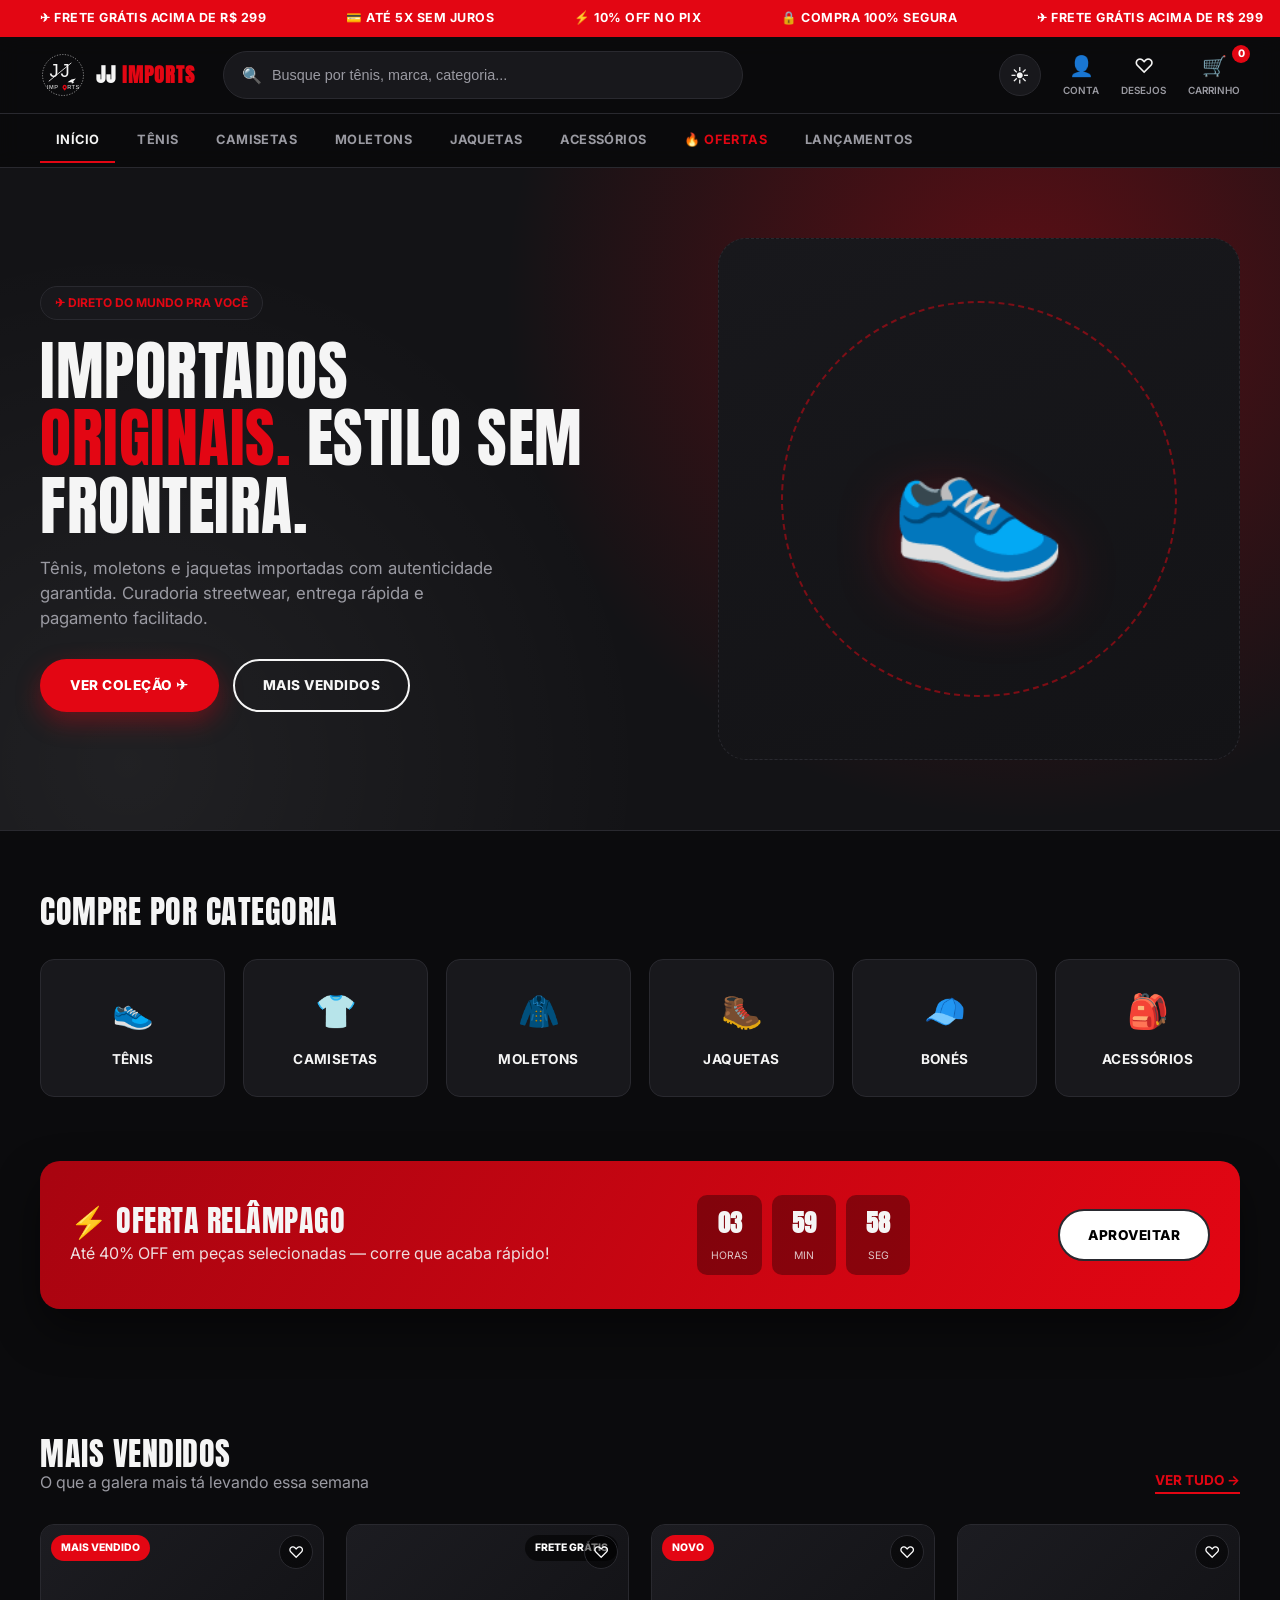
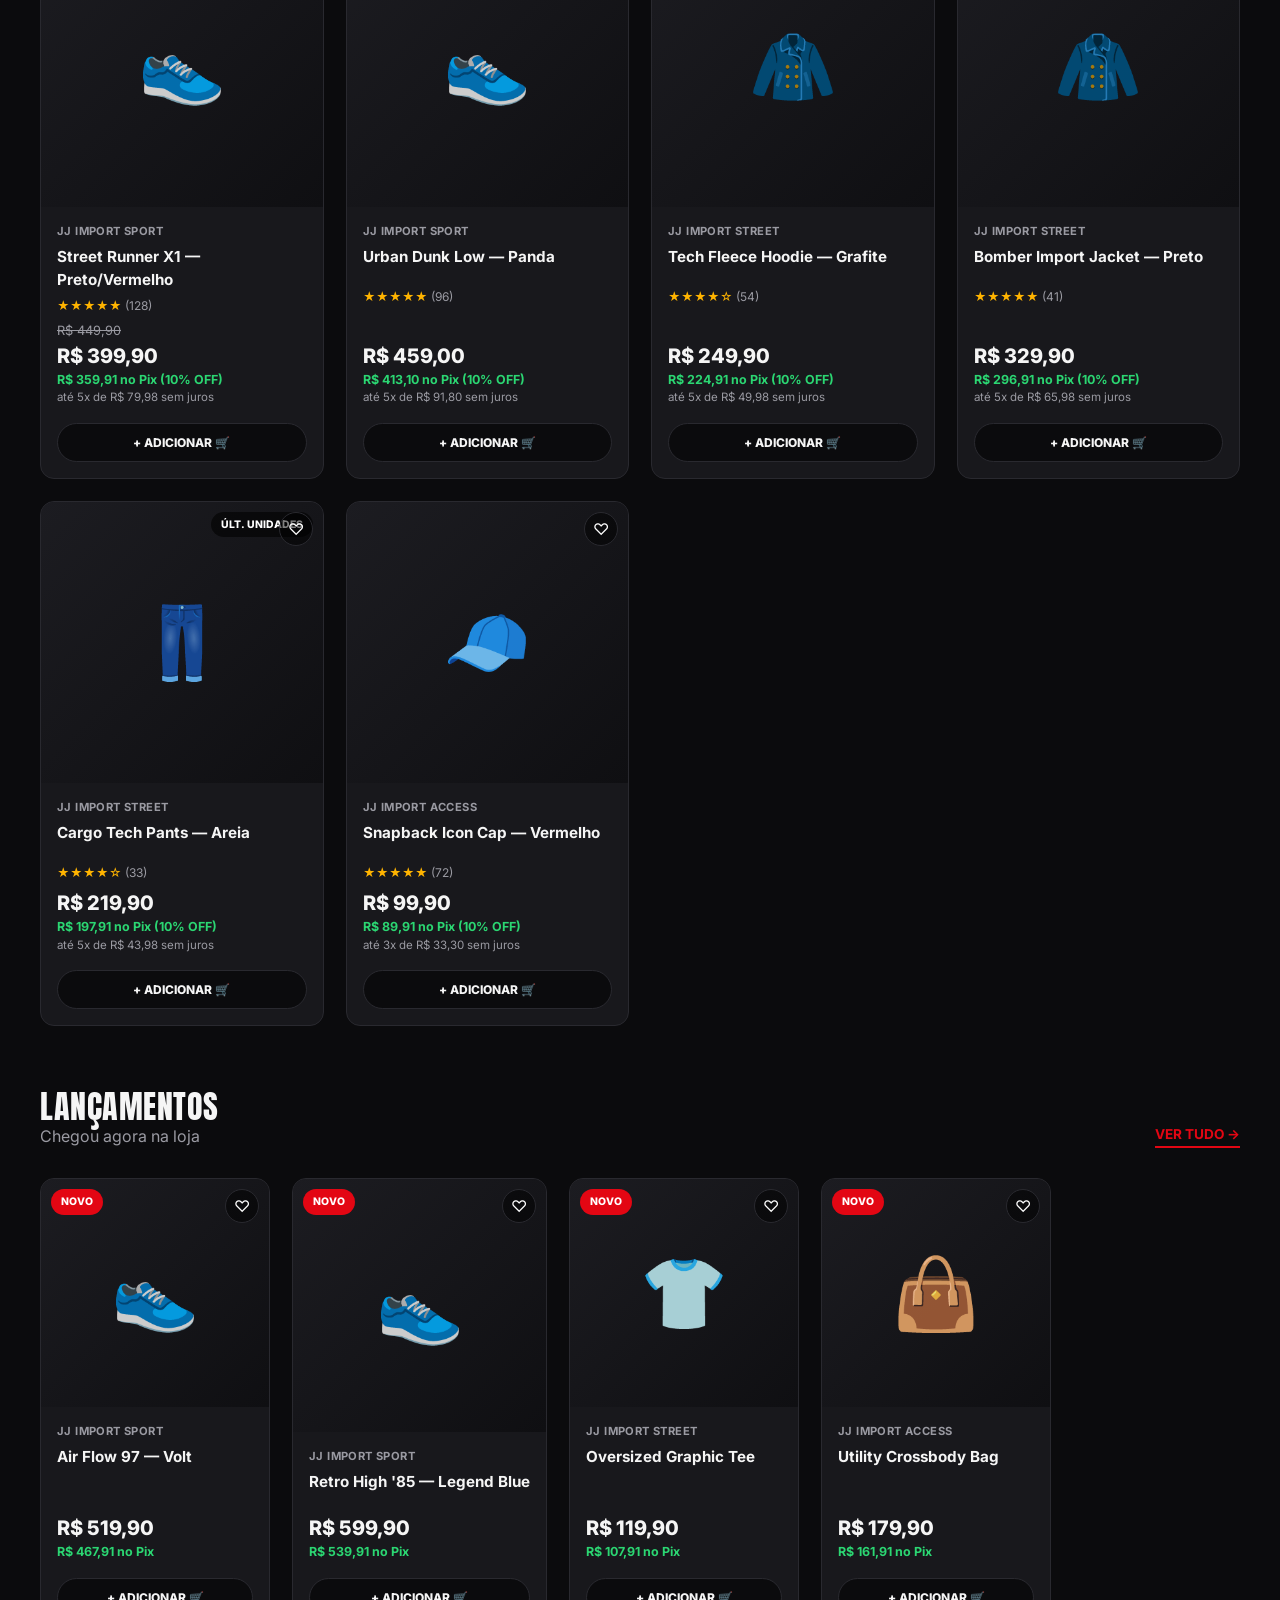
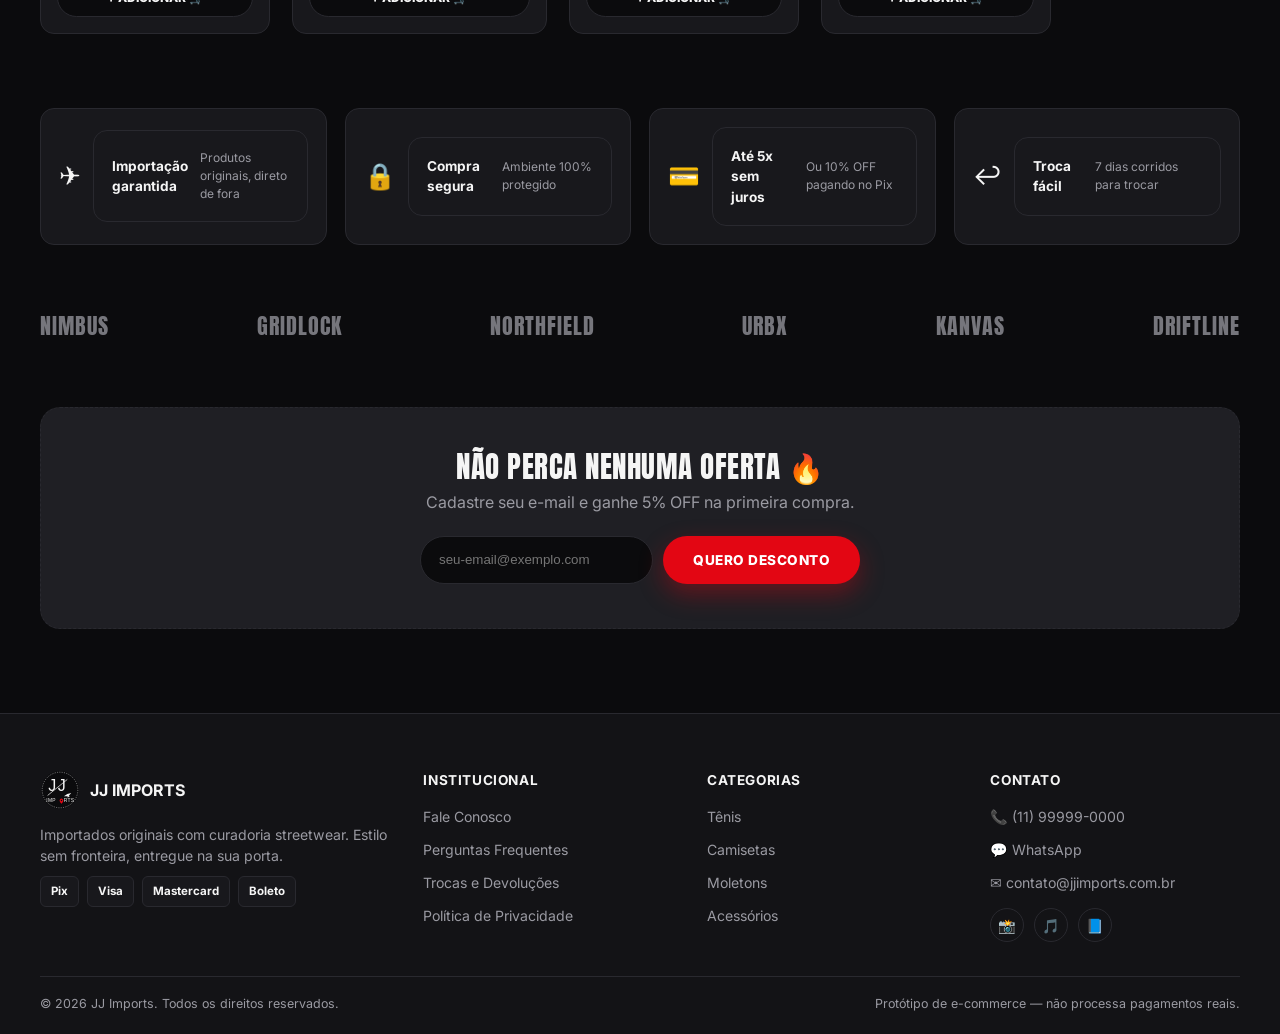
<file: index.html>
<!DOCTYPE html>
<html lang="pt-BR">
<head>
<meta charset="UTF-8">
<script>(function(){try{document.documentElement.setAttribute('data-theme', localStorage.getItem('jj_theme') || 'dark');}catch(e){}})();</script>
<meta name="viewport" content="width=device-width, initial-scale=1.0">
<title>JJ Imports — Importados originais, direto pra sua vida</title>
<link rel="icon" href="assets/logo.svg" type="image/svg+xml">
<link rel="stylesheet" href="css/style.css">
</head>
<body>

<div class="topbar">
  <div class="marquee">
    <span>✈ FRETE GRÁTIS ACIMA DE R$ 299</span>
    <span>💳 ATÉ 5X SEM JUROS</span>
    <span>⚡ 10% OFF NO PIX</span>
    <span>🔒 COMPRA 100% SEGURA</span>
    <span>✈ FRETE GRÁTIS ACIMA DE R$ 299</span>
    <span>💳 ATÉ 5X SEM JUROS</span>
    <span>⚡ 10% OFF NO PIX</span>
    <span>🔒 COMPRA 100% SEGURA</span>
  </div>
</div>

<header class="site">
  <div class="header-inner container">
    <a href="index.html" class="logo">
      <img src="assets/logo.svg" alt="JJ Imports">
      <b>JJ <em>IMPORTS</em></b>
    </a>
    <div class="search-box">
      <span>🔍</span>
      <input type="text" placeholder="Busque por tênis, marca, categoria...">
    </div>
    <div class="header-icons">
      <button class="theme-toggle" aria-label="Alternar tema claro/escuro">☀️</button>
      <a href="#" class="icon-link">👤<small>Conta</small></a>
      <a href="#" class="icon-link">♡<small>Desejos</small></a>
      <a href="carrinho.html" class="icon-link">🛒<span class="badge js-cart-count">0</span><small>Carrinho</small></a>
    </div>
  </div>
  <nav class="categories">
    <div class="cat-inner container">
      <a href="produtos.html" class="active">Início</a>
      <a href="produtos.html">Tênis</a>
      <a href="produtos.html">Camisetas</a>
      <a href="produtos.html">Moletons</a>
      <a href="produtos.html">Jaquetas</a>
      <a href="produtos.html">Acessórios</a>
      <a href="produtos.html" class="hot">🔥 Ofertas</a>
      <a href="produtos.html">Lançamentos</a>
    </div>
  </nav>
</header>

<section class="hero">
  <div class="hero-inner container">
    <div>
      <span class="hero-tag">✈ Direto do mundo pra você</span>
      <h1>IMPORTADOS<br><span>ORIGINAIS.</span> ESTILO SEM FRONTEIRA.</h1>
      <p>Tênis, moletons e jaquetas importadas com autenticidade garantida. Curadoria streetwear, entrega rápida e pagamento facilitado.</p>
      <div class="hero-actions">
        <a href="produtos.html" class="btn btn-primary">Ver coleção ✈</a>
        <a href="#mais-vendidos" class="btn btn-outline">Mais vendidos</a>
      </div>
    </div>
    <div class="hero-visual">
      <div class="ring"></div>
      <div class="glyph">👟</div>
    </div>
  </div>
</section>

<main class="container">

  <section class="section">
    <div class="section-head">
      <h2>Compre por categoria</h2>
    </div>
    <div class="cat-grid">
      <a class="cat-card" href="produtos.html"><div class="ic">👟</div><b>Tênis</b></a>
      <a class="cat-card" href="produtos.html"><div class="ic">👕</div><b>Camisetas</b></a>
      <a class="cat-card" href="produtos.html"><div class="ic">🧥</div><b>Moletons</b></a>
      <a class="cat-card" href="produtos.html"><div class="ic">🥾</div><b>Jaquetas</b></a>
      <a class="cat-card" href="produtos.html"><div class="ic">🧢</div><b>Bonés</b></a>
      <a class="cat-card" href="produtos.html"><div class="ic">🎒</div><b>Acessórios</b></a>
    </div>
  </section>

  <section class="section" style="padding-top:0">
    <div class="promo">
      <div>
        <h3>⚡ OFERTA RELÂMPAGO</h3>
        <p>Até 40% OFF em peças selecionadas — corre que acaba rápido!</p>
      </div>
      <div class="countdown" data-seconds="14400">
        <div><b class="cd-h">04</b><small>Horas</small></div>
        <div><b class="cd-m">00</b><small>Min</small></div>
        <div><b class="cd-s">00</b><small>Seg</small></div>
      </div>
      <a href="produtos.html" class="btn btn-ghost" style="background:#fff;color:#000">Aproveitar</a>
    </div>
  </section>

  <section class="section" id="mais-vendidos">
    <div class="section-head">
      <div>
        <h2>Mais vendidos</h2>
        <p>O que a galera mais tá levando essa semana</p>
      </div>
      <a href="produtos.html" class="see-all">Ver tudo →</a>
    </div>
    <div class="grid">

      <div class="card" data-id="jj-001" data-name="STREET RUNNER X1" data-price="399.90" data-glyph="👟">
        <div class="card-media"><span class="tag">MAIS VENDIDO</span><span class="wish">♡</span><span class="glyph">👟</span></div>
        <div class="card-body">
          <span class="card-brand">JJ Import Sport</span>
          <div class="card-title">Street Runner X1 — Preto/Vermelho</div>
          <div class="stars">★★★★★ <span style="color:var(--muted)">(128)</span></div>
          <div class="price-row">
            <div class="price-old">R$ 449,90</div>
            <div class="price-now">R$ 399,90</div>
            <div class="price-pix">R$ 359,91 no Pix (10% OFF)</div>
            <div class="installments">até 5x de R$ 79,98 sem juros</div>
          </div>
        </div>
        <div class="card-actions"><button class="quick-add">+ Adicionar 🛒</button></div>
      </div>

      <div class="card" data-id="jj-002" data-name="URBAN DUNK LOW" data-price="459.00" data-glyph="👟">
        <div class="card-media"><span class="tag dark">FRETE GRÁTIS</span><span class="wish">♡</span><span class="glyph">👟</span></div>
        <div class="card-body">
          <span class="card-brand">JJ Import Sport</span>
          <div class="card-title">Urban Dunk Low — Panda</div>
          <div class="stars">★★★★★ <span style="color:var(--muted)">(96)</span></div>
          <div class="price-row">
            <div class="price-now">R$ 459,00</div>
            <div class="price-pix">R$ 413,10 no Pix (10% OFF)</div>
            <div class="installments">até 5x de R$ 91,80 sem juros</div>
          </div>
        </div>
        <div class="card-actions"><button class="quick-add">+ Adicionar 🛒</button></div>
      </div>

      <div class="card" data-id="jj-003" data-name="TECH FLEECE HOODIE" data-price="249.90" data-glyph="🧥">
        <div class="card-media"><span class="tag">NOVO</span><span class="wish">♡</span><span class="glyph">🧥</span></div>
        <div class="card-body">
          <span class="card-brand">JJ Import Street</span>
          <div class="card-title">Tech Fleece Hoodie — Grafite</div>
          <div class="stars">★★★★☆ <span style="color:var(--muted)">(54)</span></div>
          <div class="price-row">
            <div class="price-now">R$ 249,90</div>
            <div class="price-pix">R$ 224,91 no Pix (10% OFF)</div>
            <div class="installments">até 5x de R$ 49,98 sem juros</div>
          </div>
        </div>
        <div class="card-actions"><button class="quick-add">+ Adicionar 🛒</button></div>
      </div>

      <div class="card" data-id="jj-004" data-name="BOMBER IMPORT JACKET" data-price="329.90" data-glyph="🧥">
        <div class="card-media"><span class="wish">♡</span><span class="glyph">🧥</span></div>
        <div class="card-body">
          <span class="card-brand">JJ Import Street</span>
          <div class="card-title">Bomber Import Jacket — Preto</div>
          <div class="stars">★★★★★ <span style="color:var(--muted)">(41)</span></div>
          <div class="price-row">
            <div class="price-now">R$ 329,90</div>
            <div class="price-pix">R$ 296,91 no Pix (10% OFF)</div>
            <div class="installments">até 5x de R$ 65,98 sem juros</div>
          </div>
        </div>
        <div class="card-actions"><button class="quick-add">+ Adicionar 🛒</button></div>
      </div>

      <div class="card" data-id="jj-005" data-name="CARGO TECH PANTS" data-price="219.90" data-glyph="👖">
        <div class="card-media"><span class="tag dark">ÚLT. UNIDADES</span><span class="wish">♡</span><span class="glyph">👖</span></div>
        <div class="card-body">
          <span class="card-brand">JJ Import Street</span>
          <div class="card-title">Cargo Tech Pants — Areia</div>
          <div class="stars">★★★★☆ <span style="color:var(--muted)">(33)</span></div>
          <div class="price-row">
            <div class="price-now">R$ 219,90</div>
            <div class="price-pix">R$ 197,91 no Pix (10% OFF)</div>
            <div class="installments">até 5x de R$ 43,98 sem juros</div>
          </div>
        </div>
        <div class="card-actions"><button class="quick-add">+ Adicionar 🛒</button></div>
      </div>

      <div class="card" data-id="jj-006" data-name="SNAPBACK ICON CAP" data-price="99.90" data-glyph="🧢">
        <div class="card-media"><span class="wish">♡</span><span class="glyph">🧢</span></div>
        <div class="card-body">
          <span class="card-brand">JJ Import Access</span>
          <div class="card-title">Snapback Icon Cap — Vermelho</div>
          <div class="stars">★★★★★ <span style="color:var(--muted)">(72)</span></div>
          <div class="price-row">
            <div class="price-now">R$ 99,90</div>
            <div class="price-pix">R$ 89,91 no Pix (10% OFF)</div>
            <div class="installments">até 3x de R$ 33,30 sem juros</div>
          </div>
        </div>
        <div class="card-actions"><button class="quick-add">+ Adicionar 🛒</button></div>
      </div>

    </div>
  </section>

  <section class="section" style="padding-top:0">
    <div class="section-head">
      <div><h2>Lançamentos</h2><p>Chegou agora na loja</p></div>
      <a href="produtos.html" class="see-all">Ver tudo →</a>
    </div>
    <div class="rail">
      <div class="card" data-id="jj-007" data-name="AIR FLOW 97" data-price="519.90" data-glyph="👟">
        <div class="card-media"><span class="tag">NOVO</span><span class="wish">♡</span><span class="glyph">👟</span></div>
        <div class="card-body"><span class="card-brand">JJ Import Sport</span><div class="card-title">Air Flow 97 — Volt</div>
          <div class="price-row"><div class="price-now">R$ 519,90</div><div class="price-pix">R$ 467,91 no Pix</div></div></div>
        <div class="card-actions"><button class="quick-add">+ Adicionar 🛒</button></div>
      </div>
      <div class="card" data-id="jj-008" data-name="RETRO HIGH '85" data-price="599.90" data-glyph="👟">
        <div class="card-media"><span class="tag">NOVO</span><span class="wish">♡</span><span class="glyph">👟</span></div>
        <div class="card-body"><span class="card-brand">JJ Import Sport</span><div class="card-title">Retro High '85 — Legend Blue</div>
          <div class="price-row"><div class="price-now">R$ 599,90</div><div class="price-pix">R$ 539,91 no Pix</div></div></div>
        <div class="card-actions"><button class="quick-add">+ Adicionar 🛒</button></div>
      </div>
      <div class="card" data-id="jj-009" data-name="OVERSIZED GRAPHIC TEE" data-price="119.90" data-glyph="👕">
        <div class="card-media"><span class="tag">NOVO</span><span class="wish">♡</span><span class="glyph">👕</span></div>
        <div class="card-body"><span class="card-brand">JJ Import Street</span><div class="card-title">Oversized Graphic Tee</div>
          <div class="price-row"><div class="price-now">R$ 119,90</div><div class="price-pix">R$ 107,91 no Pix</div></div></div>
        <div class="card-actions"><button class="quick-add">+ Adicionar 🛒</button></div>
      </div>
      <div class="card" data-id="jj-010" data-name="UTILITY CROSSBODY BAG" data-price="179.90" data-glyph="👜">
        <div class="card-media"><span class="tag">NOVO</span><span class="wish">♡</span><span class="glyph">👜</span></div>
        <div class="card-body"><span class="card-brand">JJ Import Access</span><div class="card-title">Utility Crossbody Bag</div>
          <div class="price-row"><div class="price-now">R$ 179,90</div><div class="price-pix">R$ 161,91 no Pix</div></div></div>
        <div class="card-actions"><button class="quick-add">+ Adicionar 🛒</button></div>
      </div>
    </div>
  </section>

  <section class="section" style="padding-top:0">
    <div class="trust">
      <div><span class="ic">✈</span><div><b>Importação garantida</b><small>Produtos originais, direto de fora</small></div></div>
      <div><span class="ic">🔒</span><div><b>Compra segura</b><small>Ambiente 100% protegido</small></div></div>
      <div><span class="ic">💳</span><div><b>Até 5x sem juros</b><small>Ou 10% OFF pagando no Pix</small></div></div>
      <div><span class="ic">↩</span><div><b>Troca fácil</b><small>7 dias corridos para trocar</small></div></div>
    </div>
  </section>

  <section class="section" style="padding-top:0">
    <div class="brands">
      <span>NIMBUS</span><span>GRIDLOCK</span><span>NORTHFIELD</span><span>URBX</span><span>KANVAS</span><span>DRIFTLINE</span>
    </div>
  </section>

  <section class="section" style="padding-top:0">
    <div class="newsletter">
      <h3>Não perca nenhuma oferta 🔥</h3>
      <p>Cadastre seu e-mail e ganhe 5% OFF na primeira compra.</p>
      <form onsubmit="event.preventDefault(); showToast('Cadastro recebido! Confira seu e-mail 😉');">
        <input type="email" placeholder="seu-email@exemplo.com" required>
        <button class="btn btn-primary" type="submit">Quero desconto</button>
      </form>
    </div>
  </section>

</main>

<footer class="site">
  <div class="container">
    <div class="foot-grid">
      <div>
        <div class="foot-logo"><img src="assets/logo.svg" alt="JJ Imports"><b>JJ IMPORTS</b></div>
        <p style="color:var(--muted); font-size:.88rem">Importados originais com curadoria streetwear. Estilo sem fronteira, entregue na sua porta.</p>
        <div class="pay-icons">
          <span>Pix</span><span>Visa</span><span>Mastercard</span><span>Boleto</span>
        </div>
      </div>
      <div>
        <h4>Institucional</h4>
        <ul><li><a href="#">Fale Conosco</a></li><li><a href="#">Perguntas Frequentes</a></li><li><a href="#">Trocas e Devoluções</a></li><li><a href="#">Política de Privacidade</a></li></ul>
      </div>
      <div>
        <h4>Categorias</h4>
        <ul><li><a href="produtos.html">Tênis</a></li><li><a href="produtos.html">Camisetas</a></li><li><a href="produtos.html">Moletons</a></li><li><a href="produtos.html">Acessórios</a></li></ul>
      </div>
      <div>
        <h4>Contato</h4>
        <ul><li><a href="#">📞 (11) 99999-0000</a></li><li><a href="#">💬 WhatsApp</a></li><li><a href="#">✉ contato@jjimports.com.br</a></li></ul>
        <div class="socials" style="margin-top:14px"><a href="#">📸</a><a href="#">🎵</a><a href="#">📘</a></div>
      </div>
    </div>
    <div class="foot-bottom">
      <span>© 2026 JJ Imports. Todos os direitos reservados.</span>
      <span>Protótipo de e-commerce — não processa pagamentos reais.</span>
    </div>
  </div>
</footer>

<script src="js/script.js"></script>
</body>
</html>
</file>
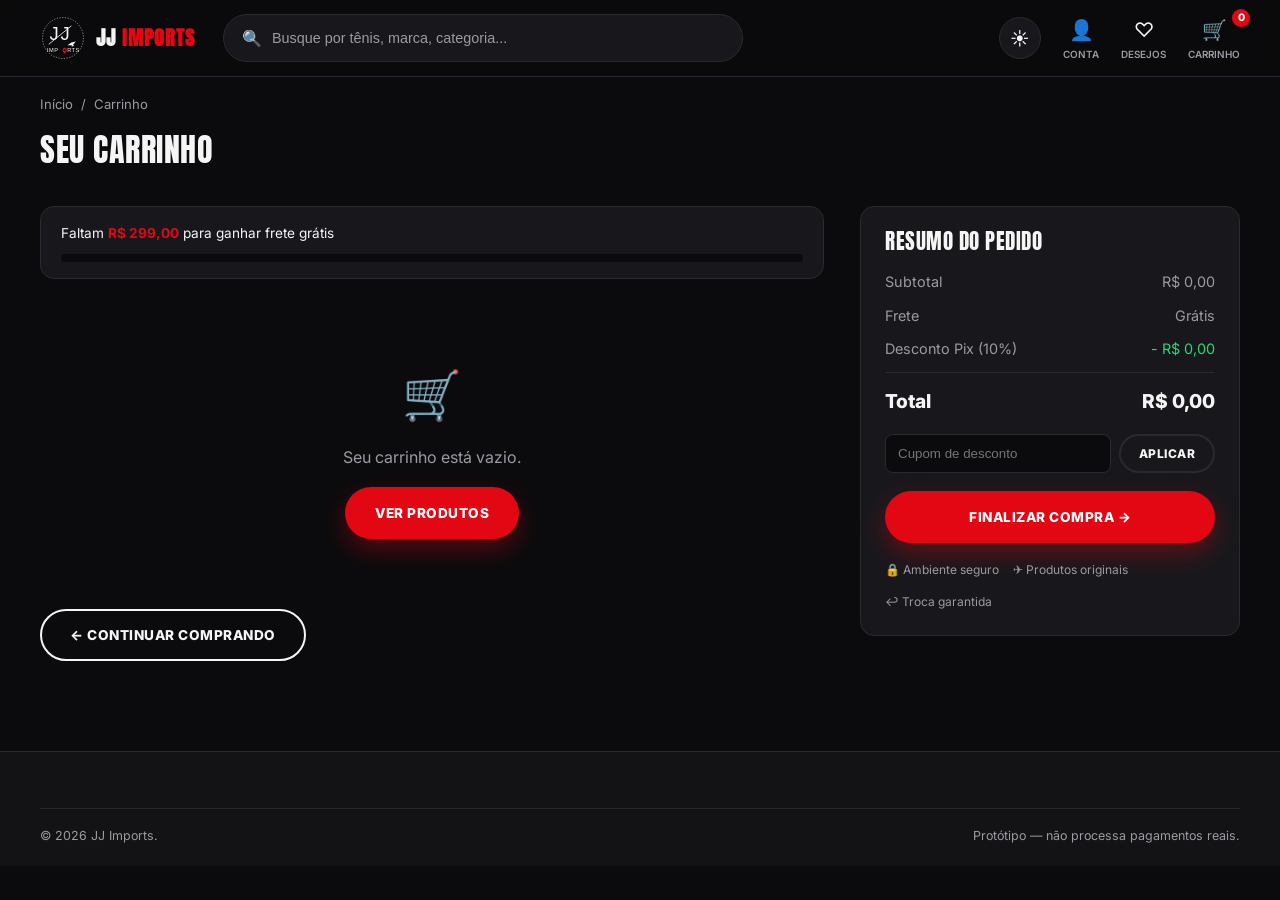
<file: carrinho.html>
<!DOCTYPE html>
<html lang="pt-BR">
<head>
<meta charset="UTF-8">
<script>(function(){try{document.documentElement.setAttribute('data-theme', localStorage.getItem('jj_theme') || 'dark');}catch(e){}})();</script>
<meta name="viewport" content="width=device-width, initial-scale=1.0">
<title>Carrinho — JJ Imports</title>
<link rel="icon" href="assets/logo.svg" type="image/svg+xml">
<link rel="stylesheet" href="css/style.css">
</head>
<body>

<header class="site">
  <div class="header-inner container">
    <a href="index.html" class="logo"><img src="assets/logo.svg" alt="JJ Imports"><b>JJ <em>IMPORTS</em></b></a>
    <div class="search-box"><span>🔍</span><input type="text" placeholder="Busque por tênis, marca, categoria..."></div>
    <div class="header-icons">
      <button class="theme-toggle" aria-label="Alternar tema claro/escuro">☀️</button>
      <a href="#" class="icon-link">👤<small>Conta</small></a>
      <a href="#" class="icon-link">♡<small>Desejos</small></a>
      <a href="carrinho.html" class="icon-link">🛒<span class="badge js-cart-count">0</span><small>Carrinho</small></a>
    </div>
  </div>
</header>

<main class="container">
  <div class="breadcrumb"><a href="index.html">Início</a> / <span>Carrinho</span></div>
  <h1 style="font-size:2rem; margin-bottom:20px">Seu carrinho</h1>

  <div class="cart-wrap">
    <div>
      <div class="progress-ship">
        <p class="js-ship-text">Adicione produtos para calcular o frete</p>
        <div class="bar"><div style="width:0%"></div></div>
      </div>

      <div class="js-cart-list"></div>

      <a href="produtos.html" class="btn btn-outline" style="margin-top:10px">← Continuar comprando</a>
    </div>

    <aside class="summary">
      <h3>Resumo do pedido</h3>
      <div class="summary-row"><span>Subtotal</span><span class="js-subtotal">R$ 0,00</span></div>
      <div class="summary-row"><span>Frete</span><span class="js-shipping">Grátis</span></div>
      <div class="summary-row"><span>Desconto Pix (10%)</span><span class="js-pixdiscount" style="color:var(--green)">- R$ 0,00</span></div>
      <div class="summary-row total"><span>Total</span><span class="js-total">R$ 0,00</span></div>

      <div class="coupon">
        <input type="text" placeholder="Cupom de desconto">
        <button class="btn btn-ghost btn-sm">Aplicar</button>
      </div>

      <a href="checkout.html" class="btn btn-primary btn-block">Finalizar compra →</a>

      <div class="trust-mini">
        <span>🔒 Ambiente seguro</span>
        <span>✈ Produtos originais</span>
        <span>↩ Troca garantida</span>
      </div>
    </aside>
  </div>
</main>

<footer class="site">
  <div class="container">
    <div class="foot-bottom"><span>© 2026 JJ Imports.</span><span>Protótipo — não processa pagamentos reais.</span></div>
  </div>
</footer>

<script src="js/script.js"></script>
</body>
</html>
</file>
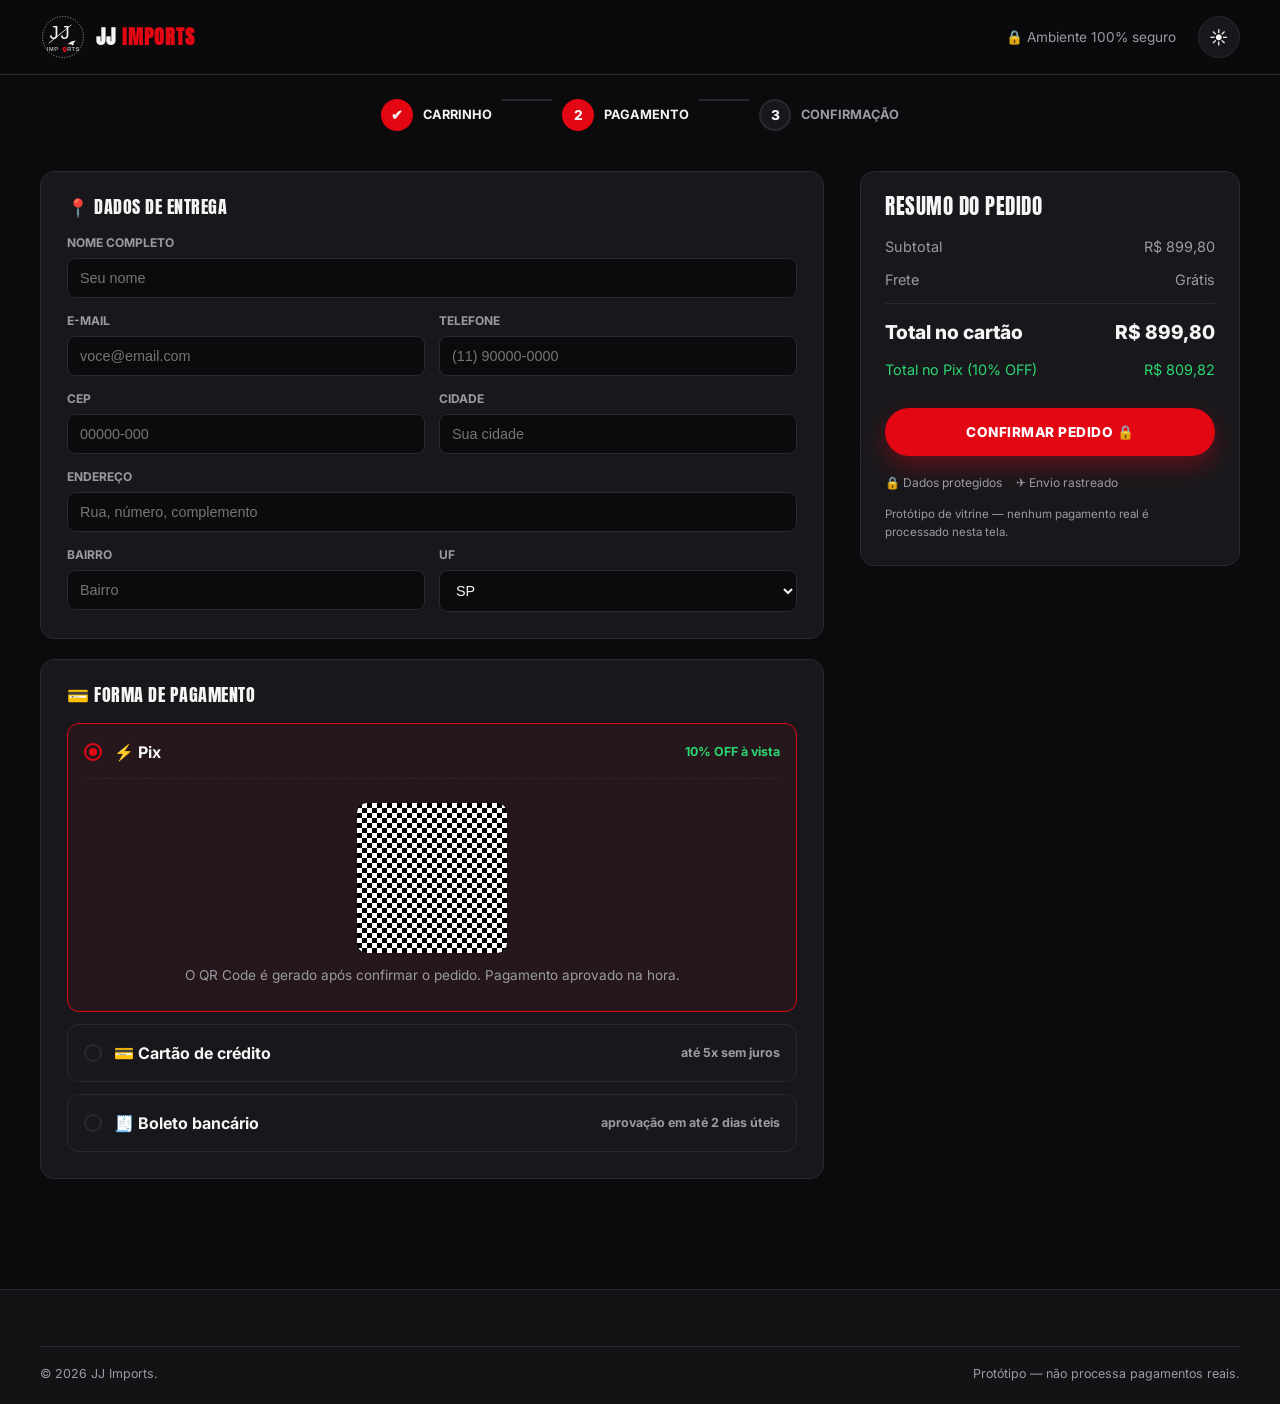
<file: checkout.html>
<!DOCTYPE html>
<html lang="pt-BR">
<head>
<meta charset="UTF-8">
<script>(function(){try{document.documentElement.setAttribute('data-theme', localStorage.getItem('jj_theme') || 'dark');}catch(e){}})();</script>
<meta name="viewport" content="width=device-width, initial-scale=1.0">
<title>Finalizar compra — JJ Imports</title>
<link rel="icon" href="assets/logo.svg" type="image/svg+xml">
<link rel="stylesheet" href="css/style.css">
</head>
<body>

<header class="site">
  <div class="header-inner container">
    <a href="index.html" class="logo"><img src="assets/logo.svg" alt="JJ Imports"><b>JJ <em>IMPORTS</em></b></a>
    <div class="header-icons" style="margin-left:auto">
      <span style="color:var(--muted); font-size:.85rem">🔒 Ambiente 100% seguro</span>
      <button class="theme-toggle" aria-label="Alternar tema claro/escuro">☀️</button>
    </div>
  </div>
</header>

<main class="container">
  <div class="steps">
    <div class="step done"><div class="dot">✔</div><span>Carrinho</span></div>
    <div class="step-line"></div>
    <div class="step active"><div class="dot">2</div><span>Pagamento</span></div>
    <div class="step-line"></div>
    <div class="step"><div class="dot">3</div><span>Confirmação</span></div>
  </div>

  <div class="checkout-wrap">
    <div>
      <div class="form-card">
        <h3>📍 Dados de entrega</h3>
        <div class="form-grid">
          <div class="field full"><label>Nome completo</label><input type="text" placeholder="Seu nome"></div>
          <div class="field"><label>E-mail</label><input type="email" placeholder="voce@email.com"></div>
          <div class="field"><label>Telefone</label><input type="text" placeholder="(11) 90000-0000"></div>
          <div class="field"><label>CEP</label><input type="text" placeholder="00000-000"></div>
          <div class="field"><label>Cidade</label><input type="text" placeholder="Sua cidade"></div>
          <div class="field full"><label>Endereço</label><input type="text" placeholder="Rua, número, complemento"></div>
          <div class="field"><label>Bairro</label><input type="text" placeholder="Bairro"></div>
          <div class="field"><label>UF</label>
            <select><option>SP</option><option>RJ</option><option>MG</option><option>Outro</option></select>
          </div>
        </div>
      </div>

      <div class="form-card">
        <h3>💳 Forma de pagamento</h3>
        <div class="pay-methods">

          <div class="pay-method active" data-method="pix">
            <div class="head">
              <div class="l"><div class="radio"></div><span>⚡ Pix</span></div>
              <span class="discount">10% OFF à vista</span>
            </div>
            <div class="pay-detail">
              <div class="pix-box">
                <div class="qr"></div>
                <p style="color:var(--muted); font-size:.85rem">O QR Code é gerado após confirmar o pedido. Pagamento aprovado na hora.</p>
              </div>
            </div>
          </div>

          <div class="pay-method" data-method="cartao">
            <div class="head"><div class="l"><div class="radio"></div><span>💳 Cartão de crédito</span></div><span style="color:var(--muted); font-size:.78rem">até 5x sem juros</span></div>
            <div class="pay-detail">
              <div class="form-grid">
                <div class="field full"><label>Número do cartão</label><input type="text" placeholder="0000 0000 0000 0000"></div>
                <div class="field full"><label>Nome impresso no cartão</label><input type="text" placeholder="Como está no cartão"></div>
                <div class="field"><label>Validade</label><input type="text" placeholder="MM/AA"></div>
                <div class="field"><label>CVV</label><input type="text" placeholder="123"></div>
                <div class="field full"><label>Parcelas</label>
                  <select>
                    <option>1x sem juros</option><option>2x sem juros</option><option>3x sem juros</option>
                    <option>4x sem juros</option><option selected>5x sem juros</option>
                  </select>
                </div>
              </div>
            </div>
          </div>

          <div class="pay-method" data-method="boleto">
            <div class="head"><div class="l"><div class="radio"></div><span>🧾 Boleto bancário</span></div><span style="color:var(--muted); font-size:.78rem">aprovação em até 2 dias úteis</span></div>
            <div class="pay-detail">
              <p style="color:var(--muted); font-size:.85rem">O boleto será gerado após a confirmação do pedido, com vencimento em 3 dias úteis.</p>
            </div>
          </div>

        </div>
      </div>
    </div>

    <aside class="summary js-checkout-summary">
      <h3>Resumo do pedido</h3>
      <div class="summary-row"><span>Subtotal</span><span class="js-co-subtotal">R$ 0,00</span></div>
      <div class="summary-row"><span>Frete</span><span class="js-co-shipping">Grátis</span></div>
      <div class="summary-row total"><span>Total no cartão</span><span class="js-co-total">R$ 0,00</span></div>
      <div class="summary-row" style="color:var(--green)"><span>Total no Pix (10% OFF)</span><span class="js-co-total-pix">R$ 0,00</span></div>

      <button class="btn btn-primary btn-block js-place-order" style="margin-top:16px">Confirmar pedido 🔒</button>
      <div class="trust-mini">
        <span>🔒 Dados protegidos</span>
        <span>✈ Envio rastreado</span>
      </div>
      <p style="color:var(--muted); font-size:.72rem; margin-top:14px">Protótipo de vitrine — nenhum pagamento real é processado nesta tela.</p>
    </aside>
  </div>
</main>

<footer class="site">
  <div class="container">
    <div class="foot-bottom"><span>© 2026 JJ Imports.</span><span>Protótipo — não processa pagamentos reais.</span></div>
  </div>
</footer>

<script src="js/script.js"></script>
</body>
</html>
</file>
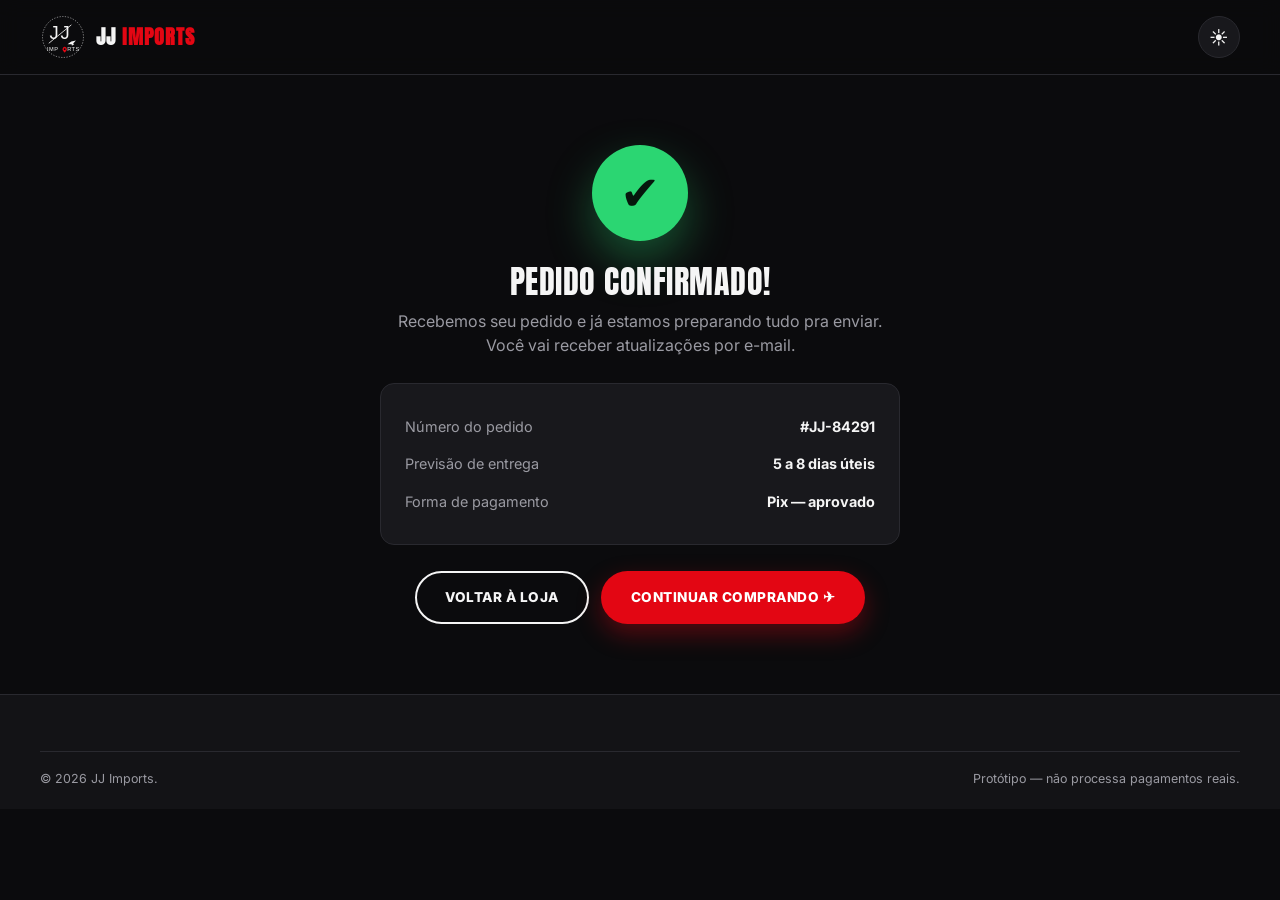
<file: confirmacao.html>
<!DOCTYPE html>
<html lang="pt-BR">
<head>
<meta charset="UTF-8">
<script>(function(){try{document.documentElement.setAttribute('data-theme', localStorage.getItem('jj_theme') || 'dark');}catch(e){}})();</script>
<meta name="viewport" content="width=device-width, initial-scale=1.0">
<title>Pedido confirmado — JJ Imports</title>
<link rel="icon" href="assets/logo.svg" type="image/svg+xml">
<link rel="stylesheet" href="css/style.css">
<style>
  .confirm-wrap{ max-width:560px; margin:70px auto; text-align:center; padding:0 20px; }
  .check-circle{
    width:96px; height:96px; border-radius:50%; background:var(--green); color:#06170d;
    display:flex; align-items:center; justify-content:center; font-size:3rem; margin:0 auto 24px;
    box-shadow:0 20px 45px rgba(43,214,114,.35); animation:pop .5s ease;
  }
  @keyframes pop{ 0%{ transform:scale(0); } 70%{ transform:scale(1.1); } 100%{ transform:scale(1); } }
  .order-box{ background:var(--card); border:1px solid var(--line); border-radius:var(--radius); padding:24px; margin:26px 0; text-align:left; }
  .order-box .r{ display:flex; justify-content:space-between; padding:8px 0; font-size:.9rem; color:var(--muted); }
  .order-box .r b{ color:var(--white); }
</style>
</head>
<body>

<header class="site">
  <div class="header-inner container">
    <a href="index.html" class="logo"><img src="assets/logo.svg" alt="JJ Imports"><b>JJ <em>IMPORTS</em></b></a>
    <div class="header-icons">
      <button class="theme-toggle" aria-label="Alternar tema claro/escuro">☀️</button>
    </div>
  </div>
</header>

<main class="container">
  <div class="confirm-wrap">
    <div class="check-circle">✔</div>
    <h1 style="font-size:2rem">Pedido confirmado!</h1>
    <p style="color:var(--muted); margin-top:10px">Recebemos seu pedido e já estamos preparando tudo pra enviar. Você vai receber atualizações por e-mail.</p>

    <div class="order-box">
      <div class="r"><span>Número do pedido</span><b>#JJ-84291</b></div>
      <div class="r"><span>Previsão de entrega</span><b>5 a 8 dias úteis</b></div>
      <div class="r"><span>Forma de pagamento</span><b>Pix — aprovado</b></div>
    </div>

    <div style="display:flex; gap:12px; justify-content:center; flex-wrap:wrap">
      <a href="index.html" class="btn btn-outline">Voltar à loja</a>
      <a href="produtos.html" class="btn btn-primary">Continuar comprando ✈</a>
    </div>
  </div>
</main>

<footer class="site">
  <div class="container">
    <div class="foot-bottom"><span>© 2026 JJ Imports.</span><span>Protótipo — não processa pagamentos reais.</span></div>
  </div>
</footer>

<script src="js/script.js"></script>
</body>
</html>
</file>
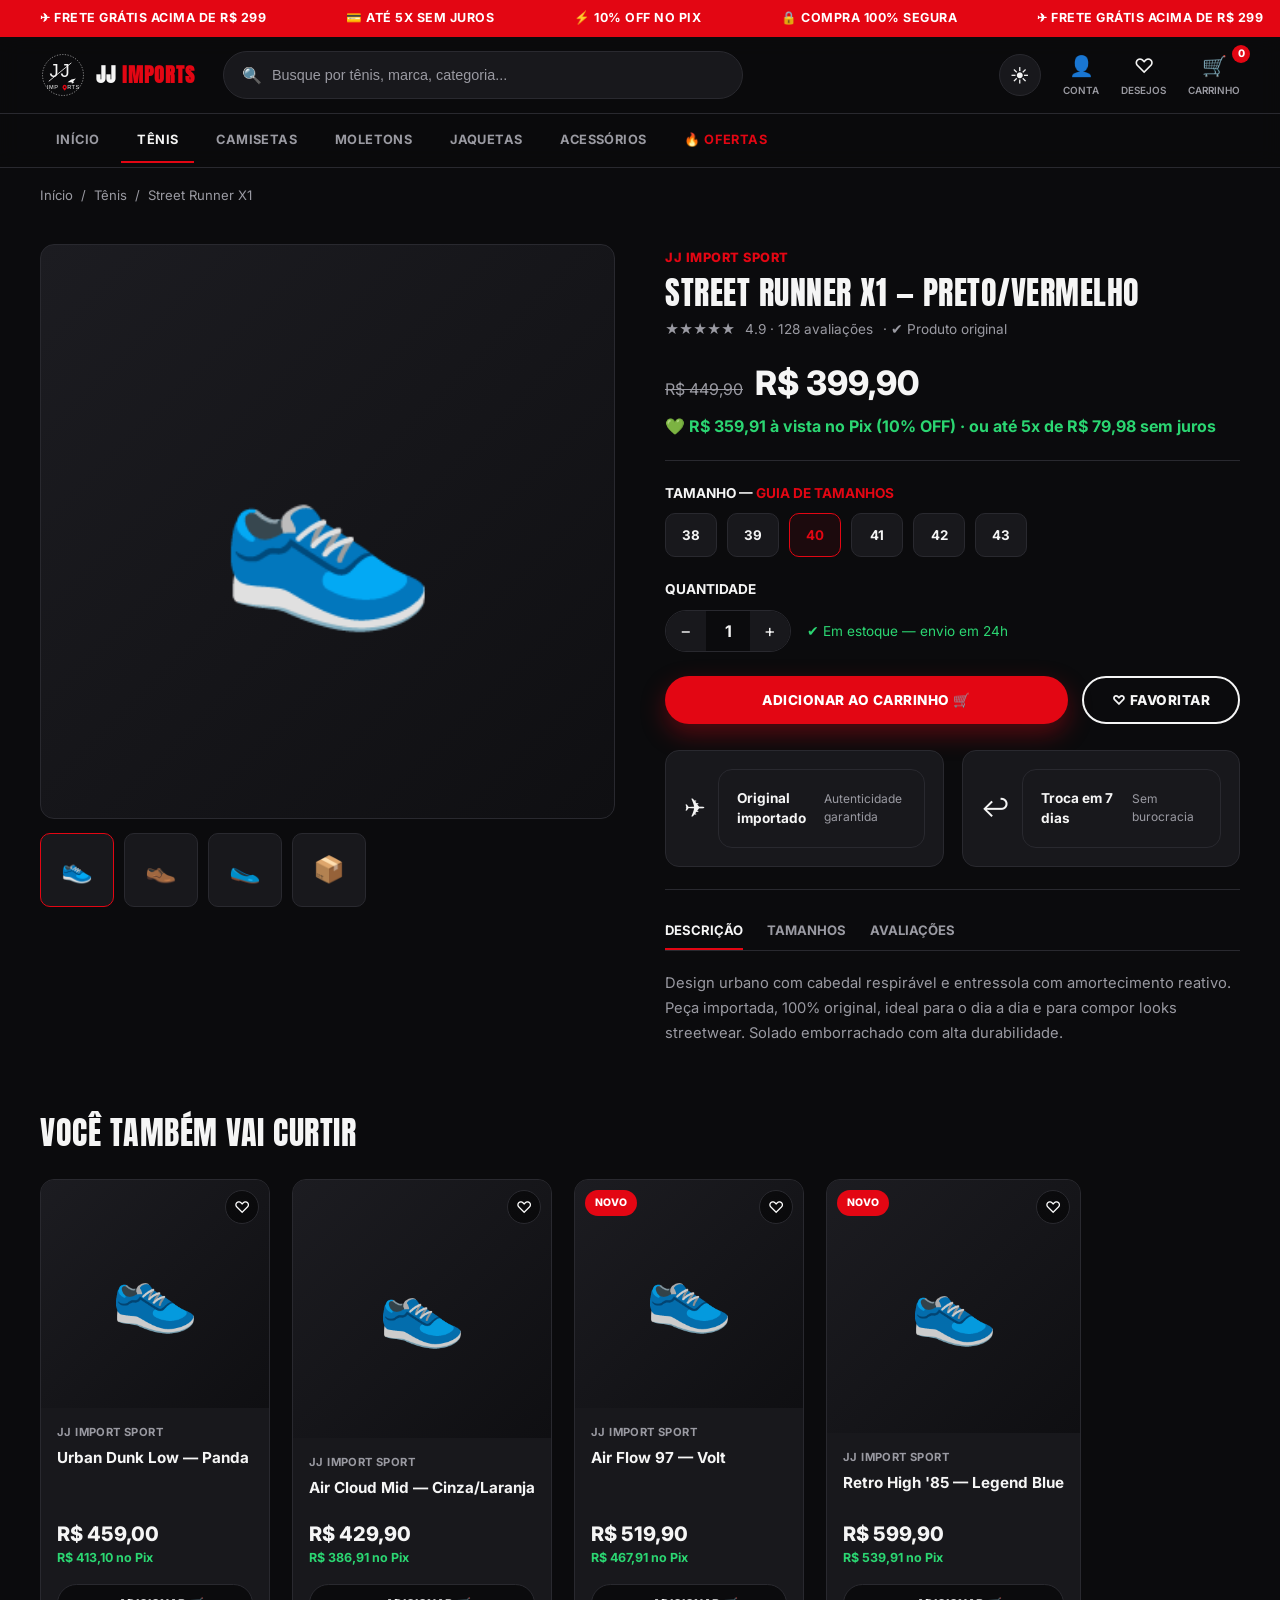
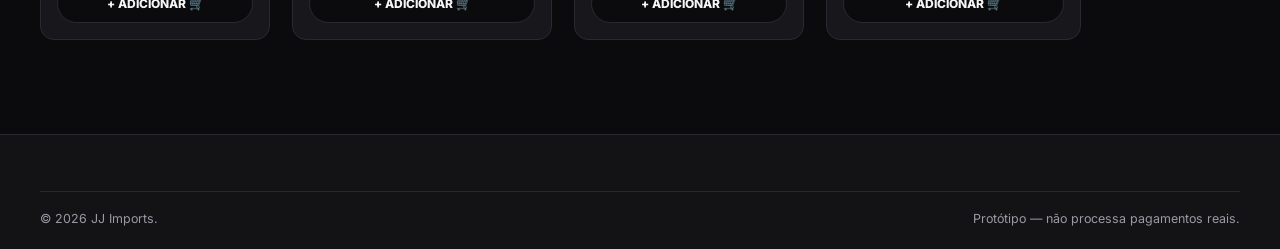
<file: produto.html>
<!DOCTYPE html>
<html lang="pt-BR">
<head>
<meta charset="UTF-8">
<script>(function(){try{document.documentElement.setAttribute('data-theme', localStorage.getItem('jj_theme') || 'dark');}catch(e){}})();</script>
<meta name="viewport" content="width=device-width, initial-scale=1.0">
<title>Street Runner X1 — JJ Imports</title>
<link rel="icon" href="assets/logo.svg" type="image/svg+xml">
<link rel="stylesheet" href="css/style.css">
</head>
<body>

<div class="topbar"><div class="marquee">
  <span>✈ FRETE GRÁTIS ACIMA DE R$ 299</span><span>💳 ATÉ 5X SEM JUROS</span><span>⚡ 10% OFF NO PIX</span><span>🔒 COMPRA 100% SEGURA</span>
  <span>✈ FRETE GRÁTIS ACIMA DE R$ 299</span><span>💳 ATÉ 5X SEM JUROS</span><span>⚡ 10% OFF NO PIX</span><span>🔒 COMPRA 100% SEGURA</span>
</div></div>

<header class="site">
  <div class="header-inner container">
    <a href="index.html" class="logo"><img src="assets/logo.svg" alt="JJ Imports"><b>JJ <em>IMPORTS</em></b></a>
    <div class="search-box"><span>🔍</span><input type="text" placeholder="Busque por tênis, marca, categoria..."></div>
    <div class="header-icons">
      <button class="theme-toggle" aria-label="Alternar tema claro/escuro">☀️</button>
      <a href="#" class="icon-link">👤<small>Conta</small></a>
      <a href="#" class="icon-link">♡<small>Desejos</small></a>
      <a href="carrinho.html" class="icon-link">🛒<span class="badge js-cart-count">0</span><small>Carrinho</small></a>
    </div>
  </div>
  <nav class="categories">
    <div class="cat-inner container">
      <a href="index.html">Início</a>
      <a href="produtos.html" class="active">Tênis</a>
      <a href="produtos.html">Camisetas</a>
      <a href="produtos.html">Moletons</a>
      <a href="produtos.html">Jaquetas</a>
      <a href="produtos.html">Acessórios</a>
      <a href="produtos.html" class="hot">🔥 Ofertas</a>
    </div>
  </nav>
</header>

<main class="container">
  <div class="breadcrumb"><a href="index.html">Início</a> / <a href="produtos.html">Tênis</a> / <span>Street Runner X1</span></div>

  <div class="pdp">
    <div>
      <div class="gallery-main"><span class="glyph">👟</span></div>
      <div class="thumbs">
        <div class="active">👟</div>
        <div>👞</div>
        <div>🥿</div>
        <div>📦</div>
      </div>
    </div>

    <div class="pdp-info">
      <span class="brand">JJ Import Sport</span>
      <h1>Street Runner X1 — Preto/Vermelho</h1>
      <div class="pdp-rating">★★★★★ <span>4.9 · 128 avaliações</span> <span>· ✔ Produto original</span></div>

      <div class="pdp-price">
        <span class="old">R$ 449,90</span>
        <span class="now">R$ 399,90</span>
      </div>
      <div class="pdp-pix">💚 R$ 359,91 à vista no Pix (10% OFF) · ou até 5x de R$ 79,98 sem juros</div>

      <div class="divider"></div>

      <div class="pdp-block">
        <label>Tamanho — <a href="#" style="color:var(--red)">guia de tamanhos</a></label>
        <div class="pdp-sizes">
          <button>38</button><button>39</button><button class="active">40</button><button>41</button><button>42</button><button>43</button>
        </div>
      </div>

      <div class="pdp-block">
        <label>Quantidade</label>
        <div class="qty-row">
          <div class="qty" data-qty="1">
            <button data-action="dec">−</button><span>1</span><button data-action="inc">+</button>
          </div>
          <span style="color:var(--green); font-size:.85rem">✔ Em estoque — envio em 24h</span>
        </div>
      </div>

      <div class="pdp-cta">
        <button class="btn btn-primary js-pdp-add" data-id="jj-001" data-name="Street Runner X1" data-price="399.90" data-glyph="👟" style="flex:1">Adicionar ao carrinho 🛒</button>
        <button class="btn btn-outline">♡ Favoritar</button>
      </div>

      <div class="trust" style="grid-template-columns:1fr 1fr">
        <div><span class="ic">✈</span><div><b>Original importado</b><small>Autenticidade garantida</small></div></div>
        <div><span class="ic">↩</span><div><b>Troca em 7 dias</b><small>Sem burocracia</small></div></div>
      </div>

      <div class="divider"></div>

      <div class="tabs">
        <button class="tab-btn active" data-tab="tab-desc">Descrição</button>
        <button class="tab-btn" data-tab="tab-tam">Tamanhos</button>
        <button class="tab-btn" data-tab="tab-aval">Avaliações</button>
      </div>
      <div id="tab-desc" class="tab-panel active">
        <p>Design urbano com cabedal respirável e entressola com amortecimento reativo. Peça importada, 100% original, ideal para o dia a dia e para compor looks streetwear. Solado emborrachado com alta durabilidade.</p>
      </div>
      <div id="tab-tam" class="tab-panel">
        <p>Numeração conforme tabela brasileira. Em caso de dúvida entre dois tamanhos, recomendamos escolher o maior. Consulte a guia completa de medidas na página de trocas.</p>
      </div>
      <div id="tab-aval" class="tab-panel">
        <p>★★★★★ "Chegou rápido e o produto é idêntico às fotos." — Rafael S.<br>★★★★★ "Qualidade excelente, super recomendo." — Bianca M.</p>
      </div>
    </div>
  </div>

  <section class="section" style="padding-top:0">
    <div class="section-head"><h2>Você também vai curtir</h2></div>
    <div class="rail">
      <div class="card" data-id="jj-002" data-name="URBAN DUNK LOW" data-price="459.00" data-glyph="👟">
        <div class="card-media"><span class="wish">♡</span><span class="glyph">👟</span></div>
        <div class="card-body"><span class="card-brand">JJ Import Sport</span><div class="card-title">Urban Dunk Low — Panda</div>
          <div class="price-row"><div class="price-now">R$ 459,00</div><div class="price-pix">R$ 413,10 no Pix</div></div></div>
        <div class="card-actions"><button class="quick-add">+ Adicionar 🛒</button></div>
      </div>
      <div class="card" data-id="jj-011" data-name="AIR CLOUD MID" data-price="429.90" data-glyph="👟">
        <div class="card-media"><span class="wish">♡</span><span class="glyph">👟</span></div>
        <div class="card-body"><span class="card-brand">JJ Import Sport</span><div class="card-title">Air Cloud Mid — Cinza/Laranja</div>
          <div class="price-row"><div class="price-now">R$ 429,90</div><div class="price-pix">R$ 386,91 no Pix</div></div></div>
        <div class="card-actions"><button class="quick-add">+ Adicionar 🛒</button></div>
      </div>
      <div class="card" data-id="jj-007" data-name="AIR FLOW 97" data-price="519.90" data-glyph="👟">
        <div class="card-media"><span class="tag">NOVO</span><span class="wish">♡</span><span class="glyph">👟</span></div>
        <div class="card-body"><span class="card-brand">JJ Import Sport</span><div class="card-title">Air Flow 97 — Volt</div>
          <div class="price-row"><div class="price-now">R$ 519,90</div><div class="price-pix">R$ 467,91 no Pix</div></div></div>
        <div class="card-actions"><button class="quick-add">+ Adicionar 🛒</button></div>
      </div>
      <div class="card" data-id="jj-008" data-name="RETRO HIGH '85" data-price="599.90" data-glyph="👟">
        <div class="card-media"><span class="tag">NOVO</span><span class="wish">♡</span><span class="glyph">👟</span></div>
        <div class="card-body"><span class="card-brand">JJ Import Sport</span><div class="card-title">Retro High '85 — Legend Blue</div>
          <div class="price-row"><div class="price-now">R$ 599,90</div><div class="price-pix">R$ 539,91 no Pix</div></div></div>
        <div class="card-actions"><button class="quick-add">+ Adicionar 🛒</button></div>
      </div>
    </div>
  </section>
</main>

<footer class="site">
  <div class="container">
    <div class="foot-bottom"><span>© 2026 JJ Imports.</span><span>Protótipo — não processa pagamentos reais.</span></div>
  </div>
</footer>

<script src="js/script.js"></script>
</body>
</html>
</file>
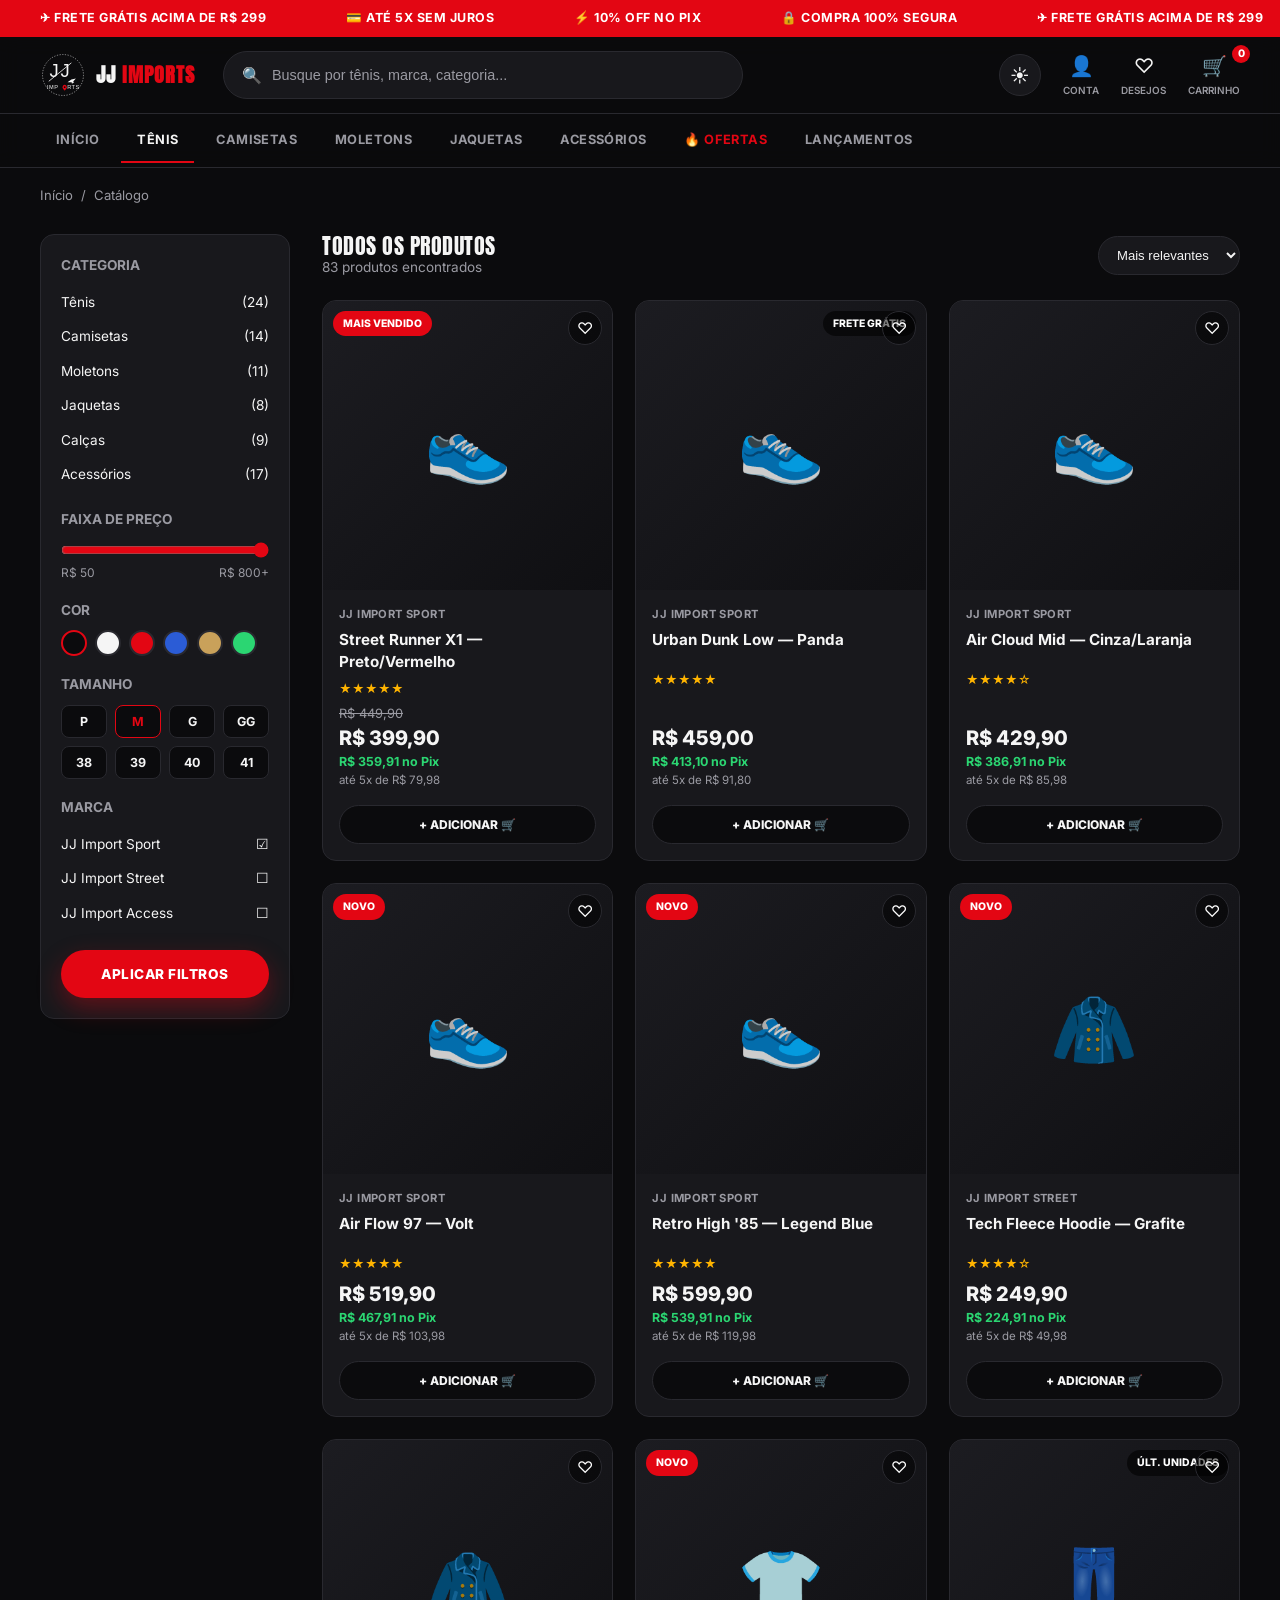
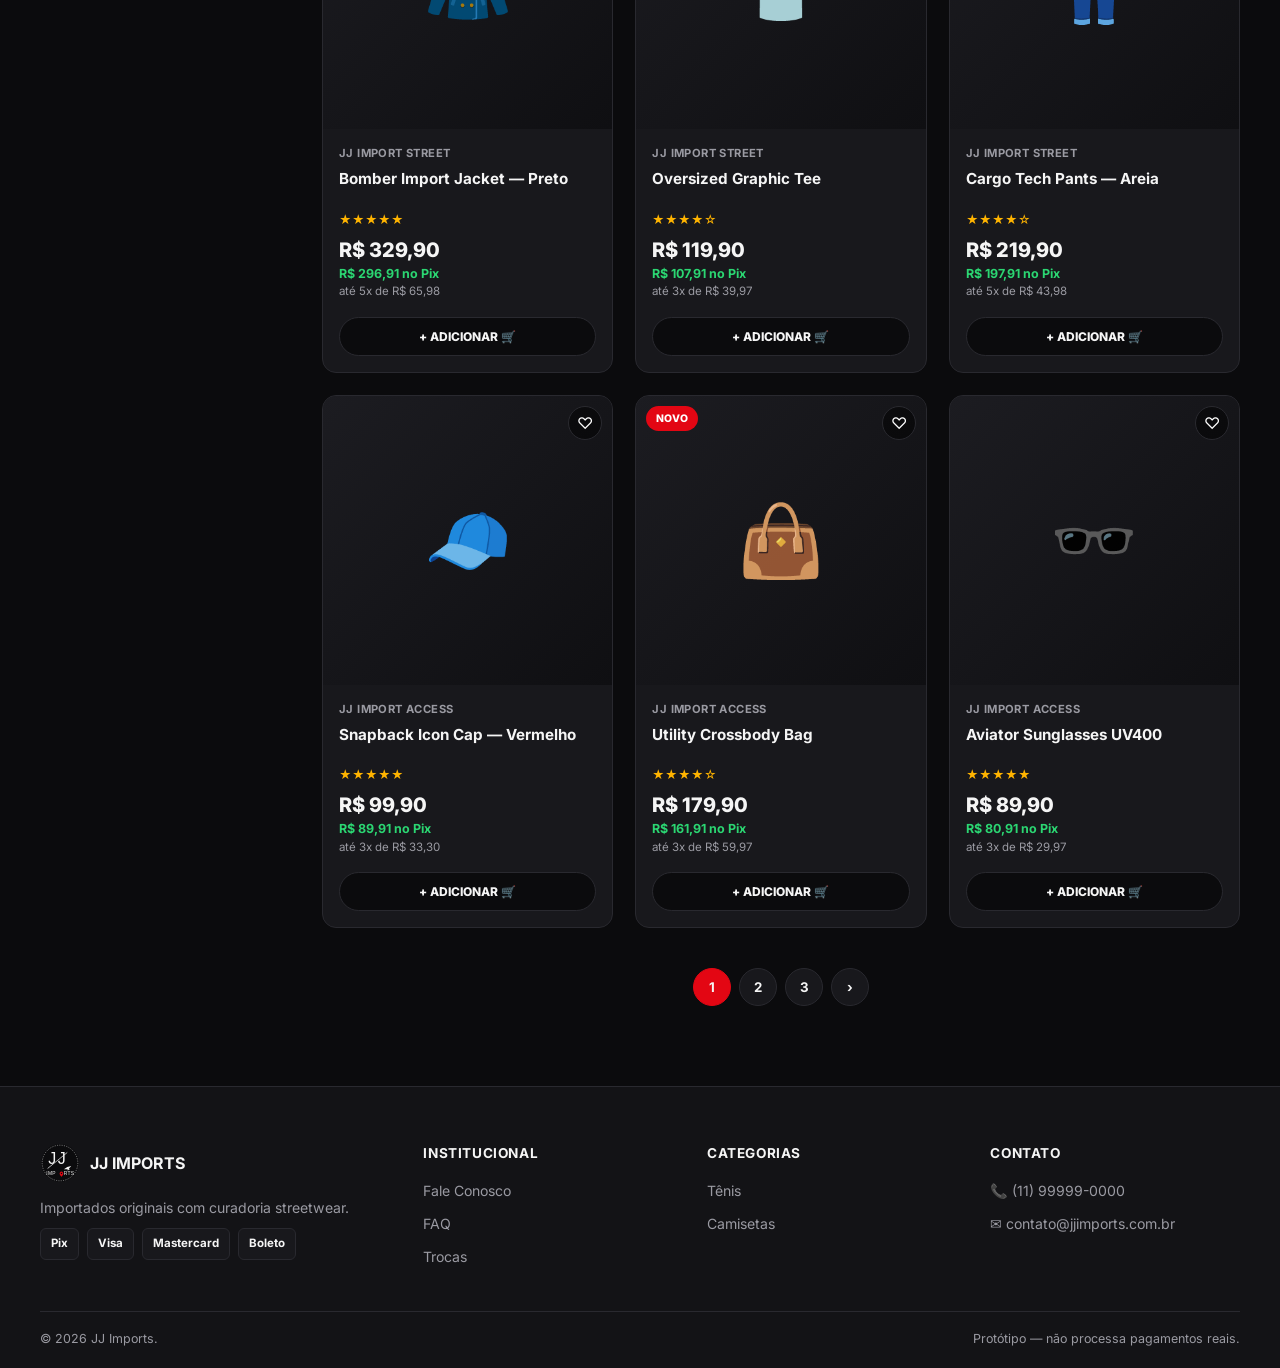
<file: produtos.html>
<!DOCTYPE html>
<html lang="pt-BR">
<head>
<meta charset="UTF-8">
<script>(function(){try{document.documentElement.setAttribute('data-theme', localStorage.getItem('jj_theme') || 'dark');}catch(e){}})();</script>
<meta name="viewport" content="width=device-width, initial-scale=1.0">
<title>Catálogo — JJ Imports</title>
<link rel="icon" href="assets/logo.svg" type="image/svg+xml">
<link rel="stylesheet" href="css/style.css">
</head>
<body>

<div class="topbar"><div class="marquee">
  <span>✈ FRETE GRÁTIS ACIMA DE R$ 299</span><span>💳 ATÉ 5X SEM JUROS</span><span>⚡ 10% OFF NO PIX</span><span>🔒 COMPRA 100% SEGURA</span>
  <span>✈ FRETE GRÁTIS ACIMA DE R$ 299</span><span>💳 ATÉ 5X SEM JUROS</span><span>⚡ 10% OFF NO PIX</span><span>🔒 COMPRA 100% SEGURA</span>
</div></div>

<header class="site">
  <div class="header-inner container">
    <a href="index.html" class="logo"><img src="assets/logo.svg" alt="JJ Imports"><b>JJ <em>IMPORTS</em></b></a>
    <div class="search-box"><span>🔍</span><input type="text" placeholder="Busque por tênis, marca, categoria..."></div>
    <div class="header-icons">
      <button class="theme-toggle" aria-label="Alternar tema claro/escuro">☀️</button>
      <a href="#" class="icon-link">👤<small>Conta</small></a>
      <a href="#" class="icon-link">♡<small>Desejos</small></a>
      <a href="carrinho.html" class="icon-link">🛒<span class="badge js-cart-count">0</span><small>Carrinho</small></a>
    </div>
  </div>
  <nav class="categories">
    <div class="cat-inner container">
      <a href="index.html">Início</a>
      <a href="produtos.html" class="active">Tênis</a>
      <a href="produtos.html">Camisetas</a>
      <a href="produtos.html">Moletons</a>
      <a href="produtos.html">Jaquetas</a>
      <a href="produtos.html">Acessórios</a>
      <a href="produtos.html" class="hot">🔥 Ofertas</a>
      <a href="produtos.html">Lançamentos</a>
    </div>
  </nav>
</header>

<main class="container">
  <div class="breadcrumb"><a href="index.html">Início</a> / <span>Catálogo</span></div>

  <div class="listing">
    <aside class="filters">
      <h4>Categoria</h4>
      <div class="filter-opt"><span>Tênis</span><span>(24)</span></div>
      <div class="filter-opt"><span>Camisetas</span><span>(14)</span></div>
      <div class="filter-opt"><span>Moletons</span><span>(11)</span></div>
      <div class="filter-opt"><span>Jaquetas</span><span>(8)</span></div>
      <div class="filter-opt"><span>Calças</span><span>(9)</span></div>
      <div class="filter-opt"><span>Acessórios</span><span>(17)</span></div>

      <h4>Faixa de preço</h4>
      <input type="range" min="50" max="800" value="800" style="width:100%; accent-color:var(--red)">
      <div style="display:flex; justify-content:space-between; font-size:.75rem; color:var(--muted)"><span>R$ 50</span><span>R$ 800+</span></div>

      <h4>Cor</h4>
      <div class="swatches">
        <div class="swatch active" style="background:#0b0b0d"></div>
        <div class="swatch" style="background:#f5f5f5"></div>
        <div class="swatch" style="background:#e30613"></div>
        <div class="swatch" style="background:#2b5cd6"></div>
        <div class="swatch" style="background:#c9a15a"></div>
        <div class="swatch" style="background:#2bd672"></div>
      </div>

      <h4>Tamanho</h4>
      <div class="size-grid">
        <button>P</button><button class="active">M</button><button>G</button><button>GG</button>
        <button>38</button><button>39</button><button>40</button><button>41</button>
      </div>

      <h4>Marca</h4>
      <div class="filter-opt"><span>JJ Import Sport</span><span>☑</span></div>
      <div class="filter-opt"><span>JJ Import Street</span><span>☐</span></div>
      <div class="filter-opt"><span>JJ Import Access</span><span>☐</span></div>

      <button class="btn btn-primary btn-block" style="margin-top:20px">Aplicar filtros</button>
    </aside>

    <div>
      <div class="listing-top">
        <div>
          <h2 style="font-size:1.4rem">Todos os produtos</h2>
          <p style="color:var(--muted); font-size:.85rem">83 produtos encontrados</p>
        </div>
        <div style="display:flex; gap:10px; align-items:center">
          <button class="btn btn-ghost btn-sm js-filter-toggle" style="display:none">Filtros</button>
          <select>
            <option>Mais relevantes</option>
            <option>Menor preço</option>
            <option>Maior preço</option>
            <option>Lançamentos</option>
            <option>Mais vendidos</option>
          </select>
        </div>
      </div>

      <div class="grid">

        <div class="card" data-id="jj-001" data-name="STREET RUNNER X1" data-price="399.90" data-glyph="👟">
          <div class="card-media"><span class="tag">MAIS VENDIDO</span><span class="wish">♡</span><span class="glyph">👟</span></div>
          <div class="card-body"><span class="card-brand">JJ Import Sport</span><div class="card-title">Street Runner X1 — Preto/Vermelho</div>
            <div class="stars">★★★★★</div>
            <div class="price-row"><div class="price-old">R$ 449,90</div><div class="price-now">R$ 399,90</div><div class="price-pix">R$ 359,91 no Pix</div><div class="installments">até 5x de R$ 79,98</div></div></div>
          <div class="card-actions"><button class="quick-add">+ Adicionar 🛒</button></div>
        </div>

        <div class="card" data-id="jj-002" data-name="URBAN DUNK LOW" data-price="459.00" data-glyph="👟">
          <div class="card-media"><span class="tag dark">FRETE GRÁTIS</span><span class="wish">♡</span><span class="glyph">👟</span></div>
          <div class="card-body"><span class="card-brand">JJ Import Sport</span><div class="card-title">Urban Dunk Low — Panda</div>
            <div class="stars">★★★★★</div>
            <div class="price-row"><div class="price-now">R$ 459,00</div><div class="price-pix">R$ 413,10 no Pix</div><div class="installments">até 5x de R$ 91,80</div></div></div>
          <div class="card-actions"><button class="quick-add">+ Adicionar 🛒</button></div>
        </div>

        <div class="card" data-id="jj-011" data-name="AIR CLOUD MID" data-price="429.90" data-glyph="👟">
          <div class="card-media"><span class="wish">♡</span><span class="glyph">👟</span></div>
          <div class="card-body"><span class="card-brand">JJ Import Sport</span><div class="card-title">Air Cloud Mid — Cinza/Laranja</div>
            <div class="stars">★★★★☆</div>
            <div class="price-row"><div class="price-now">R$ 429,90</div><div class="price-pix">R$ 386,91 no Pix</div><div class="installments">até 5x de R$ 85,98</div></div></div>
          <div class="card-actions"><button class="quick-add">+ Adicionar 🛒</button></div>
        </div>

        <div class="card" data-id="jj-007" data-name="AIR FLOW 97" data-price="519.90" data-glyph="👟">
          <div class="card-media"><span class="tag">NOVO</span><span class="wish">♡</span><span class="glyph">👟</span></div>
          <div class="card-body"><span class="card-brand">JJ Import Sport</span><div class="card-title">Air Flow 97 — Volt</div>
            <div class="stars">★★★★★</div>
            <div class="price-row"><div class="price-now">R$ 519,90</div><div class="price-pix">R$ 467,91 no Pix</div><div class="installments">até 5x de R$ 103,98</div></div></div>
          <div class="card-actions"><button class="quick-add">+ Adicionar 🛒</button></div>
        </div>

        <div class="card" data-id="jj-008" data-name="RETRO HIGH '85" data-price="599.90" data-glyph="👟">
          <div class="card-media"><span class="tag">NOVO</span><span class="wish">♡</span><span class="glyph">👟</span></div>
          <div class="card-body"><span class="card-brand">JJ Import Sport</span><div class="card-title">Retro High '85 — Legend Blue</div>
            <div class="stars">★★★★★</div>
            <div class="price-row"><div class="price-now">R$ 599,90</div><div class="price-pix">R$ 539,91 no Pix</div><div class="installments">até 5x de R$ 119,98</div></div></div>
          <div class="card-actions"><button class="quick-add">+ Adicionar 🛒</button></div>
        </div>

        <div class="card" data-id="jj-003" data-name="TECH FLEECE HOODIE" data-price="249.90" data-glyph="🧥">
          <div class="card-media"><span class="tag">NOVO</span><span class="wish">♡</span><span class="glyph">🧥</span></div>
          <div class="card-body"><span class="card-brand">JJ Import Street</span><div class="card-title">Tech Fleece Hoodie — Grafite</div>
            <div class="stars">★★★★☆</div>
            <div class="price-row"><div class="price-now">R$ 249,90</div><div class="price-pix">R$ 224,91 no Pix</div><div class="installments">até 5x de R$ 49,98</div></div></div>
          <div class="card-actions"><button class="quick-add">+ Adicionar 🛒</button></div>
        </div>

        <div class="card" data-id="jj-004" data-name="BOMBER IMPORT JACKET" data-price="329.90" data-glyph="🧥">
          <div class="card-media"><span class="wish">♡</span><span class="glyph">🧥</span></div>
          <div class="card-body"><span class="card-brand">JJ Import Street</span><div class="card-title">Bomber Import Jacket — Preto</div>
            <div class="stars">★★★★★</div>
            <div class="price-row"><div class="price-now">R$ 329,90</div><div class="price-pix">R$ 296,91 no Pix</div><div class="installments">até 5x de R$ 65,98</div></div></div>
          <div class="card-actions"><button class="quick-add">+ Adicionar 🛒</button></div>
        </div>

        <div class="card" data-id="jj-009" data-name="OVERSIZED GRAPHIC TEE" data-price="119.90" data-glyph="👕">
          <div class="card-media"><span class="tag">NOVO</span><span class="wish">♡</span><span class="glyph">👕</span></div>
          <div class="card-body"><span class="card-brand">JJ Import Street</span><div class="card-title">Oversized Graphic Tee</div>
            <div class="stars">★★★★☆</div>
            <div class="price-row"><div class="price-now">R$ 119,90</div><div class="price-pix">R$ 107,91 no Pix</div><div class="installments">até 3x de R$ 39,97</div></div></div>
          <div class="card-actions"><button class="quick-add">+ Adicionar 🛒</button></div>
        </div>

        <div class="card" data-id="jj-005" data-name="CARGO TECH PANTS" data-price="219.90" data-glyph="👖">
          <div class="card-media"><span class="tag dark">ÚLT. UNIDADES</span><span class="wish">♡</span><span class="glyph">👖</span></div>
          <div class="card-body"><span class="card-brand">JJ Import Street</span><div class="card-title">Cargo Tech Pants — Areia</div>
            <div class="stars">★★★★☆</div>
            <div class="price-row"><div class="price-now">R$ 219,90</div><div class="price-pix">R$ 197,91 no Pix</div><div class="installments">até 5x de R$ 43,98</div></div></div>
          <div class="card-actions"><button class="quick-add">+ Adicionar 🛒</button></div>
        </div>

        <div class="card" data-id="jj-006" data-name="SNAPBACK ICON CAP" data-price="99.90" data-glyph="🧢">
          <div class="card-media"><span class="wish">♡</span><span class="glyph">🧢</span></div>
          <div class="card-body"><span class="card-brand">JJ Import Access</span><div class="card-title">Snapback Icon Cap — Vermelho</div>
            <div class="stars">★★★★★</div>
            <div class="price-row"><div class="price-now">R$ 99,90</div><div class="price-pix">R$ 89,91 no Pix</div><div class="installments">até 3x de R$ 33,30</div></div></div>
          <div class="card-actions"><button class="quick-add">+ Adicionar 🛒</button></div>
        </div>

        <div class="card" data-id="jj-010" data-name="UTILITY CROSSBODY BAG" data-price="179.90" data-glyph="👜">
          <div class="card-media"><span class="tag">NOVO</span><span class="wish">♡</span><span class="glyph">👜</span></div>
          <div class="card-body"><span class="card-brand">JJ Import Access</span><div class="card-title">Utility Crossbody Bag</div>
            <div class="stars">★★★★☆</div>
            <div class="price-row"><div class="price-now">R$ 179,90</div><div class="price-pix">R$ 161,91 no Pix</div><div class="installments">até 3x de R$ 59,97</div></div></div>
          <div class="card-actions"><button class="quick-add">+ Adicionar 🛒</button></div>
        </div>

        <div class="card" data-id="jj-012" data-name="AVIATOR SUNGLASSES" data-price="89.90" data-glyph="🕶️">
          <div class="card-media"><span class="wish">♡</span><span class="glyph">🕶️</span></div>
          <div class="card-body"><span class="card-brand">JJ Import Access</span><div class="card-title">Aviator Sunglasses UV400</div>
            <div class="stars">★★★★★</div>
            <div class="price-row"><div class="price-now">R$ 89,90</div><div class="price-pix">R$ 80,91 no Pix</div><div class="installments">até 3x de R$ 29,97</div></div></div>
          <div class="card-actions"><button class="quick-add">+ Adicionar 🛒</button></div>
        </div>

      </div>

      <div class="pagination">
        <button class="active">1</button><button>2</button><button>3</button><button>›</button>
      </div>
    </div>
  </div>
</main>

<footer class="site">
  <div class="container">
    <div class="foot-grid">
      <div>
        <div class="foot-logo"><img src="assets/logo.svg" alt="JJ Imports"><b>JJ IMPORTS</b></div>
        <p style="color:var(--muted); font-size:.88rem">Importados originais com curadoria streetwear.</p>
        <div class="pay-icons"><span>Pix</span><span>Visa</span><span>Mastercard</span><span>Boleto</span></div>
      </div>
      <div><h4>Institucional</h4><ul><li><a href="#">Fale Conosco</a></li><li><a href="#">FAQ</a></li><li><a href="#">Trocas</a></li></ul></div>
      <div><h4>Categorias</h4><ul><li><a href="produtos.html">Tênis</a></li><li><a href="produtos.html">Camisetas</a></li></ul></div>
      <div><h4>Contato</h4><ul><li><a href="#">📞 (11) 99999-0000</a></li><li><a href="#">✉ contato@jjimports.com.br</a></li></ul></div>
    </div>
    <div class="foot-bottom"><span>© 2026 JJ Imports.</span><span>Protótipo — não processa pagamentos reais.</span></div>
  </div>
</footer>

<script src="js/script.js"></script>
</body>
</html>
</file>
<file: css/style.css>
@import url('https://fonts.googleapis.com/css2?family=Anton&family=Inter:wght@400;500;600;700;800&display=swap');

:root{
  --black: #0b0b0d;
  --black-soft: #131316;
  --card: #18181c;
  --card-hover: #1f1f24;
  --line: #29292f;
  --white: #f5f5f5;
  --muted: #9a9aa2;
  --red: #e30613;
  --red-dark: #a80410;
  --red-glow: rgba(227,6,19,.35);
  --green: #2bd672;
  --radius: 14px;
  --shadow: 0 20px 45px rgba(0,0,0,.45);
  --header-bg: rgba(11,11,13,.92);
  --tile-a: #1c1c21;
  --tile-b: #0f0f12;
  --hero-glow-2: rgba(255,255,255,.06);
  color-scheme: dark;
}

:root[data-theme="light"]{
  --black: #ffffff;
  --black-soft: #f4f4f6;
  --card: #ffffff;
  --card-hover: #f6f6f8;
  --line: #e3e3e8;
  --white: #17171a;
  --muted: #6b6b74;
  --red: #e30613;
  --red-dark: #c00510;
  --red-glow: rgba(227,6,19,.16);
  --green: #1a9a53;
  --shadow: 0 20px 45px rgba(20,20,30,.10);
  --header-bg: rgba(255,255,255,.86);
  --tile-a: #f1f1f4;
  --tile-b: #e6e6ea;
  --hero-glow-2: rgba(20,20,30,.05);
  color-scheme: light;
}

*{box-sizing:border-box; margin:0; padding:0;}
html{scroll-behavior:smooth;}
body{ transition:background-color .25s ease, color .25s ease; }
body{
  background:var(--black);
  color:var(--white);
  font-family:'Inter',sans-serif;
  line-height:1.5;
  overflow-x:hidden;
}
img{max-width:100%; display:block;}
a{color:inherit; text-decoration:none;}
ul{list-style:none;}
button{font-family:inherit; cursor:pointer;}
.container{width:100%; max-width:1240px; margin:0 auto; padding:0 20px;}

h1,h2,h3,.display{
  font-family:'Anton',sans-serif;
  font-weight:400;
  text-transform:uppercase;
  letter-spacing:.5px;
  line-height:1.05;
}

/* ---------- Buttons ---------- */
.btn{
  display:inline-flex; align-items:center; justify-content:center; gap:8px;
  padding:14px 28px; border-radius:999px; border:2px solid transparent;
  font-weight:800; text-transform:uppercase; letter-spacing:.5px; font-size:.85rem;
  transition:transform .18s ease, box-shadow .18s ease, background .18s ease, color .18s ease;
  white-space:nowrap;
}
.btn-primary{ background:var(--red); color:#fff; box-shadow:0 10px 25px var(--red-glow); }
.btn-primary:hover{ transform:translateY(-2px); box-shadow:0 14px 32px var(--red-glow); background:var(--red-dark); }
.btn-outline{ border-color:var(--white); color:var(--white); background:transparent; }
.btn-outline:hover{ background:var(--white); color:var(--black); }
.btn-ghost{ background:var(--card); color:var(--white); border-color:var(--line); }
.btn-ghost:hover{ border-color:var(--red); }
.btn-block{width:100%;}
.btn-sm{padding:10px 18px; font-size:.75rem;}

/* ---------- Top marquee ---------- */
.topbar{
  background:var(--red); color:#fff; font-weight:700; font-size:.78rem;
  letter-spacing:.5px; text-transform:uppercase; overflow:hidden; white-space:nowrap;
}
.marquee{ display:flex; width:max-content; animation:scroll 22s linear infinite; }
.marquee span{ padding:9px 40px; display:inline-block; }
@keyframes scroll{ from{transform:translateX(0);} to{transform:translateX(-50%);} }

/* ---------- Header ---------- */
header.site{
  position:sticky; top:0; z-index:100;
  background:var(--header-bg); backdrop-filter:blur(10px);
  border-bottom:1px solid var(--line);
}
.header-inner{ display:flex; align-items:center; gap:28px; padding:14px 20px; }
.logo{ display:flex; align-items:center; gap:10px; flex-shrink:0; }
.logo img{ width:46px; height:46px; }
.logo b{ font-family:'Anton',sans-serif; font-size:1.25rem; letter-spacing:1px; }
.logo b em{ color:var(--red); font-style:normal; }

.search-box{
  flex:1; display:flex; align-items:center; gap:10px;
  background:var(--card); border:1px solid var(--line); border-radius:999px;
  padding:11px 18px; max-width:520px;
}
.search-box input{ background:none; border:none; outline:none; color:var(--white); width:100%; font-size:.9rem; }
.search-box input::placeholder{ color:var(--muted); }

.header-icons{ display:flex; align-items:center; gap:22px; margin-left:auto; }
.icon-link{ position:relative; display:flex; flex-direction:column; align-items:center; font-size:1.25rem; color:var(--white); }
.icon-link small{ font-size:.62rem; color:var(--muted); font-weight:600; text-transform:uppercase; margin-top:2px; }
.badge{
  position:absolute; top:-6px; right:-10px; background:var(--red); color:#fff;
  font-size:.65rem; font-weight:800; border-radius:999px; min-width:18px; height:18px;
  display:flex; align-items:center; justify-content:center; padding:0 4px;
}

.theme-toggle{
  width:42px; height:42px; border-radius:50%; flex-shrink:0;
  background:var(--card); border:1px solid var(--line); color:var(--white);
  display:flex; align-items:center; justify-content:center; font-size:1.15rem;
  transition:border-color .2s, transform .2s, background .2s;
}
.theme-toggle:hover{ border-color:var(--red); transform:translateY(-2px); }

nav.categories{ border-top:1px solid var(--line); }
.cat-inner{ display:flex; gap:6px; padding:4px 20px; overflow-x:auto; scrollbar-width:none; }
.cat-inner::-webkit-scrollbar{ display:none; }
.cat-inner a{
  padding:12px 16px; font-weight:700; font-size:.8rem; text-transform:uppercase;
  letter-spacing:.4px; color:var(--muted); white-space:nowrap; border-bottom:2px solid transparent;
  transition:color .15s, border-color .15s;
}
.cat-inner a:hover, .cat-inner a.active{ color:var(--white); border-color:var(--red); }
.cat-inner a.hot{ color:var(--red); }

/* ---------- Hero ---------- */
.hero{
  position:relative; overflow:hidden; border-bottom:1px solid var(--line);
  background:
    radial-gradient(circle at 80% 20%, var(--red-glow), transparent 45%),
    radial-gradient(circle at 10% 90%, var(--hero-glow-2), transparent 40%),
    var(--black-soft);
}
.hero-inner{ display:grid; grid-template-columns:1.1fr .9fr; align-items:center; gap:40px; padding:70px 20px; }
.hero-tag{ display:inline-flex; align-items:center; gap:8px; background:var(--card); border:1px solid var(--line); padding:7px 14px; border-radius:999px; font-size:.75rem; font-weight:700; text-transform:uppercase; color:var(--red); margin-bottom:18px; }
.hero h1{ font-size:clamp(2.4rem, 5vw, 4.2rem); margin-bottom:16px; }
.hero h1 span{ color:var(--red); }
.hero p{ color:var(--muted); font-size:1.05rem; max-width:460px; margin-bottom:28px; }
.hero-actions{ display:flex; gap:14px; flex-wrap:wrap; }
.hero-visual{
  position:relative; aspect-ratio:1/1; border-radius:28px; border:1px dashed var(--line);
  display:flex; align-items:center; justify-content:center;
  background:linear-gradient(160deg, var(--card), var(--black-soft));
}
.hero-visual .ring{ position:absolute; inset:12%; border-radius:50%; border:2px dashed rgba(227,6,19,.5); animation:spin 26s linear infinite; }
.hero-visual .glyph{ font-size:9rem; filter:drop-shadow(0 20px 30px rgba(227,6,19,.45)); }
@keyframes spin{ to{ transform:rotate(360deg); } }

/* ---------- Section heading ---------- */
.section{ padding:64px 0; }
.section-head{ display:flex; align-items:flex-end; justify-content:space-between; margin-bottom:30px; gap:20px; flex-wrap:wrap; }
.section-head h2{ font-size:2rem; }
.section-head p{ color:var(--muted); }
.section-head .see-all{ font-weight:700; font-size:.85rem; text-transform:uppercase; color:var(--red); border-bottom:2px solid var(--red); padding-bottom:2px; }

/* ---------- Category pills ---------- */
.cat-grid{ display:grid; grid-template-columns:repeat(auto-fit,minmax(140px,1fr)); gap:18px; }
.cat-card{
  background:var(--card); border:1px solid var(--line); border-radius:var(--radius);
  padding:26px 16px; text-align:center; transition:transform .2s, border-color .2s, background .2s;
}
.cat-card:hover{ transform:translateY(-6px); border-color:var(--red); background:var(--card-hover); }
.cat-card .ic{ font-size:2.1rem; margin-bottom:10px; }
.cat-card b{ font-size:.85rem; text-transform:uppercase; letter-spacing:.4px; }

/* ---------- Countdown promo ---------- */
.promo{
  background:linear-gradient(120deg, var(--red-dark), var(--red));
  border-radius:20px; padding:34px 30px; display:flex; align-items:center; justify-content:space-between;
  flex-wrap:wrap; gap:20px; box-shadow:var(--shadow);
}
.promo h3{ font-size:1.9rem; }
.promo p{ opacity:.9; margin-top:4px; }
.countdown{ display:flex; gap:10px; }
.countdown div{ background:rgba(0,0,0,.35); border-radius:10px; padding:10px 14px; text-align:center; min-width:64px; }
.countdown div b{ display:block; font-family:'Anton',sans-serif; font-size:1.5rem; }
.countdown div small{ font-size:.65rem; text-transform:uppercase; opacity:.8; }

/* ---------- Product grid & card ---------- */
.grid{ display:grid; grid-template-columns:repeat(auto-fill,minmax(230px,1fr)); gap:22px; }
.card{
  background:var(--card); border:1px solid var(--line); border-radius:var(--radius);
  overflow:hidden; position:relative; transition:transform .2s, box-shadow .2s, border-color .2s;
  display:flex; flex-direction:column;
}
.card:hover{ transform:translateY(-6px); box-shadow:var(--shadow); border-color:var(--red); }
.card-media{
  aspect-ratio:1/1; position:relative; overflow:hidden;
  background:linear-gradient(135deg,var(--tile-a),var(--tile-b));
  display:flex; align-items:center; justify-content:center;
}
.card-media .glyph{ font-size:4.4rem; transition:transform .35s ease; opacity:.9; }
.card:hover .card-media .glyph{ transform:scale(1.12) rotate(-4deg); }
.tag{
  position:absolute; top:10px; left:10px; background:var(--red); color:#fff;
  font-size:.65rem; font-weight:800; text-transform:uppercase; padding:5px 10px; border-radius:999px; z-index:2;
}
.tag.dark{ background:rgba(0,0,0,.6); left:auto; right:10px; top:10px; }
.wish{
  position:absolute; top:10px; right:10px; width:34px; height:34px; border-radius:50%;
  background:rgba(0,0,0,.5); border:1px solid var(--line); display:flex; align-items:center; justify-content:center;
  font-size:1rem; z-index:2; transition:background .2s, color .2s, transform .2s; color:#fff;
}
.wish.active, .wish:hover{ background:var(--red); border-color:var(--red); transform:scale(1.08); }
.card-body{ padding:16px; display:flex; flex-direction:column; gap:6px; flex:1; }
.card-brand{ font-size:.7rem; color:var(--muted); text-transform:uppercase; font-weight:700; letter-spacing:.4px; }
.card-title{ font-size:.95rem; font-weight:700; min-height:2.4em; }
.stars{ color:#ffb400; font-size:.75rem; }
.price-row{ margin-top:auto; }
.price-old{ color:var(--muted); text-decoration:line-through; font-size:.8rem; }
.price-now{ font-size:1.25rem; font-weight:800; }
.price-pix{ color:var(--green); font-size:.78rem; font-weight:700; }
.installments{ color:var(--muted); font-size:.72rem; }
.card-actions{ padding:0 16px 16px; }
.quick-add{
  width:100%; padding:11px; border-radius:999px; background:var(--black); color:var(--white);
  border:1px solid var(--line); font-weight:800; font-size:.75rem; text-transform:uppercase;
  display:flex; align-items:center; justify-content:center; gap:8px; transition:background .2s,border-color .2s;
}
.quick-add:hover{ background:var(--red); border-color:var(--red); }

/* ---------- Rail (horizontal scroll) ---------- */
.rail{ display:flex; gap:22px; overflow-x:auto; padding-bottom:10px; scroll-snap-type:x mandatory; }
.rail::-webkit-scrollbar{ height:6px; }
.rail::-webkit-scrollbar-thumb{ background:var(--line); border-radius:6px; }
.rail .card{ min-width:230px; scroll-snap-align:start; }

/* ---------- Brand strip ---------- */
.brands{ display:flex; flex-wrap:wrap; justify-content:space-between; gap:20px; opacity:.75; }
.brands span{ font-family:'Anton',sans-serif; font-size:1.4rem; letter-spacing:1px; color:var(--muted); }

/* ---------- Trust strip ---------- */
.trust{ display:grid; grid-template-columns:repeat(auto-fit,minmax(200px,1fr)); gap:18px; }
.trust div{ background:var(--card); border:1px solid var(--line); border-radius:var(--radius); padding:18px; display:flex; gap:12px; align-items:center; }
.trust .ic{ font-size:1.6rem; }
.trust b{ display:block; font-size:.85rem; }
.trust small{ color:var(--muted); font-size:.75rem; }

/* ---------- Newsletter ---------- */
.newsletter{
  background:var(--card-hover); border:1px dashed var(--line); border-radius:20px;
  padding:44px 30px; text-align:center;
}
.newsletter h3{ font-size:1.8rem; margin-bottom:8px; }
.newsletter p{ color:var(--muted); margin-bottom:22px; }
.newsletter form{ display:flex; gap:10px; max-width:440px; margin:0 auto; }
.newsletter input{ flex:1; padding:13px 18px; border-radius:999px; border:1px solid var(--line); background:var(--black); color:var(--white); outline:none; }

/* ---------- Footer ---------- */
footer.site{ border-top:1px solid var(--line); background:var(--black-soft); padding:56px 0 20px; margin-top:20px; }
.foot-grid{ display:grid; grid-template-columns:1.4fr 1fr 1fr 1fr; gap:34px; margin-bottom:34px; }
.foot-grid h4{ font-size:.85rem; text-transform:uppercase; letter-spacing:.6px; margin-bottom:14px; color:var(--white); }
.foot-grid li{ margin-bottom:9px; }
.foot-grid a{ color:var(--muted); font-size:.88rem; }
.foot-grid a:hover{ color:var(--red); }
.foot-logo{ display:flex; align-items:center; gap:10px; margin-bottom:14px; }
.foot-logo img{ width:40px; }
.pay-icons{ display:flex; gap:8px; flex-wrap:wrap; margin-top:10px; }
.pay-icons span{ background:var(--card); border:1px solid var(--line); border-radius:6px; padding:6px 10px; font-size:.72rem; font-weight:700; }
.foot-bottom{ border-top:1px solid var(--line); padding-top:18px; display:flex; justify-content:space-between; flex-wrap:wrap; gap:10px; color:var(--muted); font-size:.78rem; }
.socials{ display:flex; gap:10px; }
.socials a{ width:34px; height:34px; border-radius:50%; border:1px solid var(--line); display:flex; align-items:center; justify-content:center; }
.socials a:hover{ border-color:var(--red); color:var(--red); }

/* ---------- Breadcrumb ---------- */
.breadcrumb{ color:var(--muted); font-size:.82rem; padding:18px 0; display:flex; gap:8px; flex-wrap:wrap; }
.breadcrumb a:hover{ color:var(--red); }

/* ---------- Toast ---------- */
.toast{
  position:fixed; bottom:24px; right:24px; background:var(--card); border:1px solid var(--red);
  color:var(--white); padding:14px 20px; border-radius:12px; box-shadow:var(--shadow); display:flex; align-items:center; gap:12px;
  transform:translateY(140%); opacity:0; transition:transform .35s ease, opacity .35s ease; z-index:999; max-width:320px;
}
.toast.show{ transform:translateY(0); opacity:1; }

/* ================= Listing page ================= */
.listing{ display:grid; grid-template-columns:250px 1fr; gap:32px; padding:10px 0 60px; }
.filters{ background:var(--card); border:1px solid var(--line); border-radius:var(--radius); padding:20px; align-self:start; position:sticky; top:150px; }
.filters h4{ font-size:.85rem; text-transform:uppercase; margin:18px 0 10px; color:var(--muted); }
.filters h4:first-child{ margin-top:0; }
.filter-opt{ display:flex; align-items:center; justify-content:space-between; padding:7px 0; font-size:.85rem; cursor:pointer; }
.filter-opt:hover{ color:var(--red); }
.swatches{ display:flex; flex-wrap:wrap; gap:8px; }
.swatch{ width:26px; height:26px; border-radius:50%; border:2px solid var(--line); cursor:pointer; }
.swatch.active{ border-color:var(--red); }
.size-grid{ display:grid; grid-template-columns:repeat(4,1fr); gap:8px; }
.size-grid button{ padding:8px 0; background:var(--black); border:1px solid var(--line); border-radius:8px; color:var(--white); font-size:.78rem; font-weight:700; }
.size-grid button:hover, .size-grid button.active{ border-color:var(--red); color:var(--red); }
.listing-top{ display:flex; justify-content:space-between; align-items:center; margin-bottom:22px; flex-wrap:wrap; gap:12px; }
.listing-top select{ background:var(--card); color:var(--white); border:1px solid var(--line); padding:10px 14px; border-radius:999px; font-size:.82rem; }
.pagination{ display:flex; justify-content:center; gap:8px; margin-top:40px; }
.pagination button{ width:38px; height:38px; border-radius:50%; background:var(--card); border:1px solid var(--line); color:var(--white); font-weight:700; }
.pagination button.active, .pagination button:hover{ background:var(--red); border-color:var(--red); }

/* ================= Product detail ================= */
.pdp{ display:grid; grid-template-columns:1fr 1fr; gap:50px; padding:20px 0 70px; }
.gallery-main{
  aspect-ratio:1/1; border-radius:var(--radius); background:linear-gradient(135deg,var(--tile-a),var(--tile-b));
  border:1px solid var(--line); display:flex; align-items:center; justify-content:center; margin-bottom:14px; overflow:hidden; position:relative;
}
.gallery-main .glyph{ font-size:11rem; transition:transform .4s ease; }
.gallery-main:hover .glyph{ transform:scale(1.08); }
.thumbs{ display:flex; gap:10px; }
.thumbs div{
  width:74px; height:74px; border-radius:10px; background:var(--card); border:1px solid var(--line);
  display:flex; align-items:center; justify-content:center; font-size:1.6rem; cursor:pointer; transition:border-color .2s;
}
.thumbs div.active, .thumbs div:hover{ border-color:var(--red); }
.pdp-info .brand{ color:var(--red); font-weight:800; text-transform:uppercase; font-size:.8rem; letter-spacing:.5px; }
.pdp-info h1{ font-size:2rem; margin:8px 0 10px; }
.pdp-rating{ display:flex; align-items:center; gap:10px; margin-bottom:18px; font-size:.85rem; color:var(--muted); }
.pdp-price{ display:flex; align-items:baseline; gap:12px; margin-bottom:6px; }
.pdp-price .now{ font-size:2.1rem; font-weight:800; }
.pdp-price .old{ color:var(--muted); text-decoration:line-through; }
.pdp-pix{ color:var(--green); font-weight:700; margin-bottom:22px; }
.pdp .divider{ border-top:1px solid var(--line); margin:22px 0; }
.pdp-block label{ display:block; font-weight:700; font-size:.85rem; text-transform:uppercase; margin-bottom:10px; }
.pdp-sizes{ display:flex; gap:10px; flex-wrap:wrap; margin-bottom:22px; }
.pdp-sizes button{ width:52px; height:44px; border-radius:10px; background:var(--card); border:1px solid var(--line); color:var(--white); font-weight:700; }
.pdp-sizes button:hover, .pdp-sizes button.active{ border-color:var(--red); color:var(--red); background:rgba(227,6,19,.08); }
.qty-row{ display:flex; align-items:center; gap:16px; margin-bottom:24px; }
.qty{ display:flex; align-items:center; border:1px solid var(--line); border-radius:999px; overflow:hidden; }
.qty button{ width:40px; height:40px; background:var(--card); color:var(--white); border:none; font-size:1.1rem; }
.qty span{ width:44px; text-align:center; font-weight:700; }
.pdp-cta{ display:flex; gap:14px; margin-bottom:26px; flex-wrap:wrap; }
.tabs{ display:flex; gap:24px; border-bottom:1px solid var(--line); margin-bottom:20px; }
.tab-btn{ background:none; border:none; color:var(--muted); font-weight:700; text-transform:uppercase; font-size:.82rem; padding:10px 0; border-bottom:2px solid transparent; }
.tab-btn.active{ color:var(--white); border-color:var(--red); }
.tab-panel{ display:none; color:var(--muted); line-height:1.7; font-size:.92rem; }
.tab-panel.active{ display:block; }

/* ================= Cart ================= */
.cart-wrap{ display:grid; grid-template-columns:1fr 380px; gap:36px; padding:20px 0 70px; align-items:start; }
.progress-ship{ background:var(--card); border:1px solid var(--line); border-radius:var(--radius); padding:16px 20px; margin-bottom:20px; }
.progress-ship p{ font-size:.85rem; margin-bottom:10px; }
.progress-ship p b{ color:var(--red); }
.bar{ height:8px; background:var(--black); border-radius:999px; overflow:hidden; }
.bar div{ height:100%; background:linear-gradient(90deg,var(--red),#ff5a5a); border-radius:999px; transition:width .4s ease; }
.cart-item{ display:grid; grid-template-columns:90px minmax(0,1fr) auto; gap:16px; background:var(--card); border:1px solid var(--line); border-radius:var(--radius); padding:16px; margin-bottom:14px; align-items:center; }
.cart-item .thumb{ width:90px; height:90px; border-radius:10px; background:linear-gradient(135deg,var(--tile-a),var(--tile-b)); display:flex; align-items:center; justify-content:center; font-size:2.4rem; }
.cart-item h4{ font-size:.95rem; margin-bottom:4px; }
.cart-item .meta{ color:var(--muted); font-size:.8rem; margin-bottom:8px; }
.cart-item .row-bottom{ display:flex; align-items:center; gap:16px; flex-wrap:wrap; }
.remove-btn{ color:var(--muted); font-size:.78rem; border-bottom:1px solid transparent; }
.remove-btn:hover{ color:var(--red); border-color:var(--red); }
.cart-item .price{ text-align:right; font-weight:800; font-size:1.05rem; }
.summary{ background:var(--card); border:1px solid var(--line); border-radius:var(--radius); padding:24px; position:sticky; top:150px; }
.summary h3{ font-size:1.3rem; margin-bottom:18px; }
.summary-row{ display:flex; justify-content:space-between; font-size:.9rem; color:var(--muted); margin-bottom:12px; }
.summary-row.total{ color:var(--white); font-weight:800; font-size:1.2rem; border-top:1px solid var(--line); padding-top:14px; margin-top:6px; }
.coupon{ display:flex; gap:8px; margin:18px 0; }
.coupon input{ flex:1; background:var(--black); border:1px solid var(--line); border-radius:8px; padding:10px 12px; color:var(--white); }
.trust-mini{ display:flex; gap:14px; margin-top:18px; color:var(--muted); font-size:.75rem; flex-wrap:wrap; }

/* ================= Checkout ================= */
.steps{ display:flex; justify-content:center; gap:0; margin:24px 0 40px; }
.step{ display:flex; align-items:center; gap:10px; }
.step .dot{ width:32px; height:32px; border-radius:50%; background:var(--card); border:2px solid var(--line); display:flex; align-items:center; justify-content:center; font-weight:800; font-size:.85rem; }
.step.done .dot, .step.active .dot{ border-color:var(--red); background:var(--red); }
.step span{ font-size:.8rem; font-weight:700; text-transform:uppercase; color:var(--muted); }
.step.active span, .step.done span{ color:var(--white); }
.step-line{ width:50px; height:2px; background:var(--line); margin:0 10px; }
.checkout-wrap{ display:grid; grid-template-columns:1fr 380px; gap:36px; padding:0 0 70px; align-items:start; }
.form-card{ background:var(--card); border:1px solid var(--line); border-radius:var(--radius); padding:26px; margin-bottom:20px; }
.form-card h3{ font-size:1.1rem; margin-bottom:18px; display:flex; align-items:center; gap:10px; }
.form-grid{ display:grid; grid-template-columns:1fr 1fr; gap:14px; }
.form-grid .full{ grid-column:1/-1; }
.field{ display:flex; flex-direction:column; gap:6px; }
.field label{ font-size:.75rem; color:var(--muted); text-transform:uppercase; font-weight:700; }
.field input, .field select{ background:var(--black); border:1px solid var(--line); border-radius:8px; padding:11px 12px; color:var(--white); outline:none; font-size:.9rem; }
.field input:focus, .field select:focus{ border-color:var(--red); }
.pay-methods{ display:grid; gap:12px; }
.pay-method{ border:1px solid var(--line); border-radius:12px; padding:16px; cursor:pointer; transition:border-color .2s, background .2s; }
.pay-method:hover{ border-color:var(--muted); }
.pay-method.active{ border-color:var(--red); background:rgba(227,6,19,.06); }
.pay-method .head{ display:flex; align-items:center; justify-content:space-between; font-weight:700; }
.pay-method .head .l{ display:flex; align-items:center; gap:12px; }
.pay-method .discount{ color:var(--green); font-size:.78rem; font-weight:700; }
.pay-method .radio{ width:18px; height:18px; border-radius:50%; border:2px solid var(--line); position:relative; flex-shrink:0; }
.pay-method.active .radio{ border-color:var(--red); }
.pay-method.active .radio::after{ content:''; position:absolute; inset:3px; border-radius:50%; background:var(--red); }
.pay-detail{ display:none; margin-top:14px; padding-top:14px; border-top:1px dashed var(--line); }
.pay-method.active .pay-detail{ display:block; }
.pix-box{ text-align:center; padding:10px; }
.pix-box .qr{ width:150px; height:150px; margin:0 auto 12px; background:repeating-conic-gradient(#fff 0 25%, #000 0 50%) ; background-size:10px 10px; border-radius:10px; }

@media (max-width:980px){
  .hero-inner, .pdp, .cart-wrap, .checkout-wrap, .listing{ grid-template-columns:1fr; }
  .foot-grid{ grid-template-columns:1fr 1fr; }
  .filters{ position:static; }
}
@media (max-width:640px){
  .search-box{ display:none; }
  .foot-grid{ grid-template-columns:1fr; }
  .promo{ flex-direction:column; align-items:flex-start; }

  .header-inner{ gap:10px; padding:12px 14px; }
  .header-icons{ gap:10px; }
  .icon-link small{ display:none; }
  .theme-toggle{ width:36px; height:36px; font-size:1rem; }
  .logo img, .logo svg{ width:36px; height:36px; }
  .logo b{ font-size:1rem; }

  .steps{ margin:16px 0 26px; }
  .step span{ display:none; }
  .step .dot{ width:28px; height:28px; font-size:.75rem; }
  .step-line{ width:20px; margin:0 6px; }

  .form-grid{ grid-template-columns:1fr; }
  .form-card{ padding:18px; }
  .pdp-sizes button, .size-grid button{ min-width:0; }

  .cart-item{
    grid-template-columns:64px minmax(0,1fr);
    grid-template-areas:"thumb info" "price price";
    row-gap:10px; padding:14px;
  }
  .cart-item .thumb{ grid-area:thumb; width:64px; height:64px; font-size:1.8rem; }
  .cart-item > div:nth-child(2){ grid-area:info; min-width:0; }
  .cart-item .price{ grid-area:price; text-align:left; font-size:1.05rem; }
}

@media (max-width:380px){
  .icon-link:not(:last-child){ display:none; }
}
</file>
